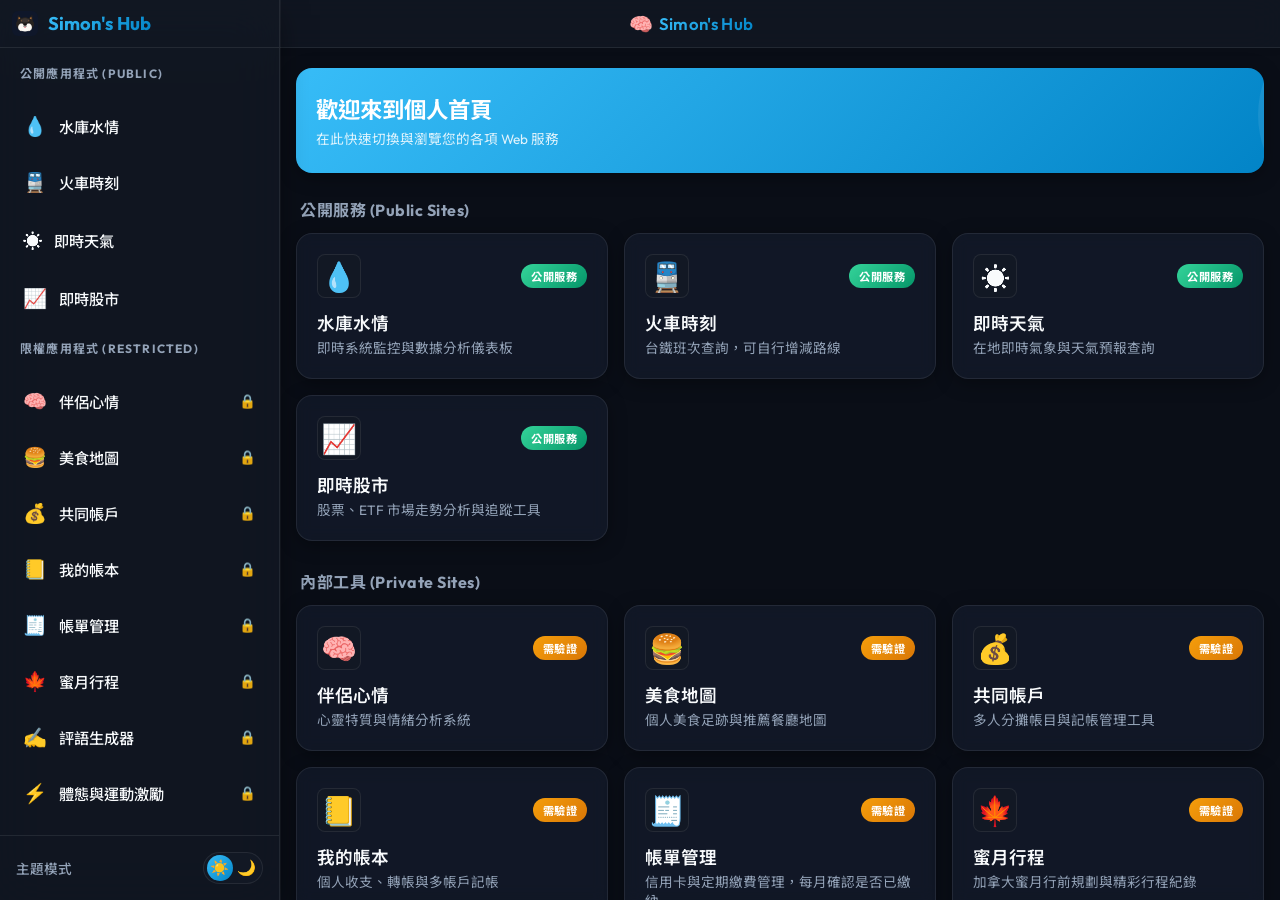
<file: index.html>
<!DOCTYPE html>
<html lang="zh-TW">
<head>
  <meta charset="UTF-8">
  <meta name="viewport" content="width=device-width, initial-scale=1.0, maximum-scale=1.0, user-scalable=no">
  <meta name="apple-mobile-web-app-capable" content="yes">
  <meta name="apple-mobile-web-app-status-bar-style" content="black-translucent">
  <meta name="description" content="Simon's Web Apps Portal - 一站式整合個人開發的各項 Web 應用程式，支援行動端最佳化與關鍵字安全存取。">
  <title>Simon's Hub - 個人應用整合入口</title>
  
  <!-- Preconnect to Google Fonts -->
  <link rel="preconnect" href="https://fonts.googleapis.com">
  <link rel="preconnect" href="https://fonts.gstatic.com" crossorigin>
  <link href="https://fonts.googleapis.com/css2?family=Outfit:wght@300;400;500;600;700&family=Noto+Sans+TC:wght@300;400;500;700&display=swap" rel="stylesheet">
  
  <!-- CSS Stylesheet (Cache Busted v1.0.39) -->
  <link rel="stylesheet" href="style.css?v=1.0.40">
  <link rel="manifest" href="manifest.json?v=6">
  <meta name="theme-color" content="#0f172a">
  <link rel="icon" href="icons/icon-192.png?v=5">
  <link rel="apple-touch-icon" href="icons/icon-192.png?v=5">
</head>
<body class="theme-dark">

  <!-- Top Navigation Header -->
  <header class="app-header" id="appHeader">
    <div class="header-left">
      <button class="icon-btn" id="menuToggleBtn" aria-label="打開選單" title="選單">
        <svg class="icon" viewBox="0 0 24 24" width="24" height="24">
          <path d="M3 18h18v-2H3v2zm0-5h18v-2H3v2zm0-7v2h18V6H3z" fill="currentColor"/>
        </svg>
      </button>
      <button class="icon-btn" id="homeBtn" aria-label="回到首頁" title="回首頁" style="display: none;">
        <svg class="icon" viewBox="0 0 24 24" width="24" height="24">
          <path d="M10 20v-6h4v6h5v-8h3L12 3 2 12h3v8z" fill="currentColor"/>
        </svg>
      </button>
    </div>
    
    <div class="header-center">
      <span class="header-logo" id="headerLogo">🧠</span>
      <h1 class="header-title" id="headerTitle">Simon's Hub</h1>
    </div>
    
    <div class="header-right" id="headerRightActions" style="display: none;">
      <button class="header-action-btn" id="iframeReloadBtn" aria-label="重新整理頁面" title="重新整理">
        <svg class="icon" viewBox="0 0 24 24" width="20" height="20">
          <path d="M17.65 6.35C16.2 4.9 14.21 4 12 4c-4.42 0-7.99 3.58-7.99 8s3.57 8 7.99 8c3.73 0 6.84-2.55 7.73-6h-2.08c-.82 2.33-3.04 4-5.65 4-3.31 0-6-2.69-6-6s2.69-6 6-6c1.66 0 3.14.69 4.22 1.78L13 11h7V4l-2.35 2.35z" fill="currentColor"/>
        </svg>
      </button>
      <button class="header-action-btn" id="iframeExternalBtn" aria-label="在新分頁開啟" title="在新分頁開啟">
        <svg class="icon" viewBox="0 0 24 24" width="20" height="20">
          <path d="M19 19H5V5h7V3H5c-1.11 0-2 .9-2 2v14c0 1.1.89 2 2 2h14c1.1 0 2-.9 2-2v-7h-2v7zM14 3v2h3.59l-9.83 9.83 1.41 1.41L19 6.41V10h2V3h-7z" fill="currentColor"/>
        </svg>
      </button>
    </div>
  </header>


  <!-- Side Navigation Drawer -->
  <aside class="drawer" id="navDrawer" aria-hidden="true">
    <div class="drawer-header">
      <div class="drawer-branding">
        <img class="branding-logo branding-img" src="icons/icon-192.png?v=5" alt="">
        <span class="branding-text">Simon's Hub</span>
      </div>
      <button class="icon-btn close-btn" id="drawerCloseBtn" aria-label="關閉選單">
        <svg class="icon" viewBox="0 0 24 24" width="24" height="24">
          <path d="M19 6.41L17.59 5 12 10.59 6.41 5 5 6.41 10.59 12 5 17.59 6.41 19 12 13.41 17.59 19 19 17.59 13.41 12z" fill="currentColor"/>
        </svg>
      </button>
    </div>
    
    <nav class="drawer-nav">
      <div class="nav-section-title">公開應用程式 (Public)</div>
      <ul class="nav-list" id="publicNavList">
        <!-- Rendered dynamically by app.js -->
      </ul>
      
      <div class="nav-section-title">限權應用程式 (Restricted)</div>
      <ul class="nav-list" id="restrictedNavList">
        <!-- Rendered dynamically by app.js -->
      </ul>
    </nav>

    <!-- Drawer Footer Actions -->
    <div class="drawer-footer">
      <div class="theme-switch-wrapper">
        <span class="footer-label">主題模式</span>
        <button class="theme-toggle-btn" id="themeToggleBtn" aria-label="切換主題">
          <span class="theme-icon icon-light">☀️</span>
          <span class="theme-icon icon-dark">🌙</span>
        </button>
      </div>
      <button class="lock-all-btn" id="lockAllBtn" style="display: none;">
        <svg viewBox="0 0 24 24" width="16" height="16">
          <path d="M18 8h-1V6c0-2.76-2.24-5-5-5S7 3.24 7 6v2H6c-1.1 0-2 .9-2 2v10c0 1.1.9 2 2 2h12c1.1 0 2-.9 2-2V10c0-1.1-.9-2-2-2zm-6 9c-1.1 0-2-.9-2-2s.9-2 2-2 2 .9 2 2-.9 2-2 2zm3.1-9H8.9V6c0-1.71 1.39-3.1 3.1-3.1 1.71 0 3.1 1.39 3.1 3.1v2z" fill="currentColor"/>
        </svg>
        重新鎖定所有 App
      </button>
    </div>
  </aside>
  
  <!-- Scrim overlay when drawer is open -->
  <div class="drawer-scrim" id="drawerScrim" aria-hidden="true"></div>

  <!-- Main Portal Screen -->
  <main class="main-container" id="mainContainer">
    
    <!-- 1. Dashboard Landing Section -->
    <section class="dashboard-section" id="dashboardSection">
      <div class="hero-banner">
        <h2 class="hero-title">歡迎來到個人首頁</h2>
        <p class="hero-subtitle">在此快速切換與瀏覽您的各項 Web 服務</p>
      </div>

      <div class="dashboard-group">
        <h3 class="group-title">公開服務 (Public Sites)</h3>
        <div class="grid-layout" id="publicGrid">
          <!-- Rendered dynamically by app.js -->
        </div>
      </div>

      <div class="dashboard-group">
        <h3 class="group-title">內部工具 (Private Sites)</h3>
        <div class="grid-layout" id="restrictedGrid">
          <!-- Rendered dynamically by app.js -->
        </div>
      </div>
    </section>

    <!-- 2. Iframe Content Viewer Section -->
    <section class="iframe-section" id="iframeSection" style="display: none;">
      <!-- Scrollable iframe container wrapper -->
      <div class="iframe-wrapper">

        <iframe id="appIframe" class="app-iframe" src="" loading="lazy" allow="geolocation"></iframe>
        
        <!-- Premium glassmorphic loading spinner -->
        <div class="iframe-loader" id="iframeLoader">
          <div class="spinner-spinner"></div>
          <span class="loader-text">載入服務中...</span>
        </div>
      </div>
    </section>

  </main>

  <!-- Keyword Authorization Modal Dialog -->
  <div class="modal-overlay" id="passwordModal" aria-hidden="true">
    <div class="modal-content">
      <div class="modal-header">
        <div class="modal-title-wrapper">
          <span class="modal-icon" id="modalAppIcon">🧠</span>
          <h4 class="modal-title" id="modalTitle">輸入關鍵字驗證</h4>
        </div>
        <button class="icon-btn" id="modalCloseBtn" aria-label="關閉對話框">
          <svg viewBox="0 0 24 24" width="20" height="20">
            <path d="M19 6.41L17.59 5 12 10.59 6.41 5 5 6.41 10.59 12 5 17.59 6.41 19 12 13.41 17.59 19 19 17.59 13.41 12z" fill="currentColor"/>
          </svg>
        </button>
      </div>
      
      <form id="passwordForm" autocomplete="off" onsubmit="return false;">
        <p class="modal-prompt">此為受保護的內部工具，請輸入存取關鍵字 (Passcode)：</p>
        
        <div class="input-wrapper">
          <input type="password" id="passcodeInput" placeholder="請輸入關鍵字" autocomplete="off" required>
          <button type="button" class="password-toggle" id="passwordToggleBtn" aria-label="顯示密碼">
            <!-- Eye icon -->
            <svg class="eye-icon" viewBox="0 0 24 24" width="20" height="20" id="eyeIcon">
              <path d="M12 4.5C7 4.5 2.73 7.61 1 12c1.73 4.39 6 7.5 11 7.5s9.27-3.11 11-7.5c-1.73-4.39-6-7.5-11-7.5zM12 17c-2.76 0-5-2.24-5-5s2.24-5 5-5 5 2.24 5 5-2.24 5-5 5zm0-8c-1.66 0-3 1.34-3 3s1.34 3 3 3 3-1.34 3-3-1.34-3-3-3z" fill="currentColor"/>
            </svg>
          </button>
        </div>
        
        <div class="error-msg" id="passwordErrorMsg" role="alert" style="display: none;">關鍵字不正確，請重新輸入！</div>
        
        <div class="modal-actions">
          <button type="button" class="btn btn-secondary" id="modalCancelBtn">取消</button>
          <button type="submit" class="btn btn-primary" id="modalSubmitBtn">解鎖存取</button>
        </div>
      </form>
    </div>
  </div>

  <!-- JavaScript App Logic (Cache Busted v1.0.39) -->
  <script src="config.js?v=1.0.46"></script>
  <script src="app.js?v=1.0.41"></script>
  <script>
    if ('serviceWorker' in navigator) navigator.serviceWorker.register('sw.js');
  </script>
</body>
</html>
</file>
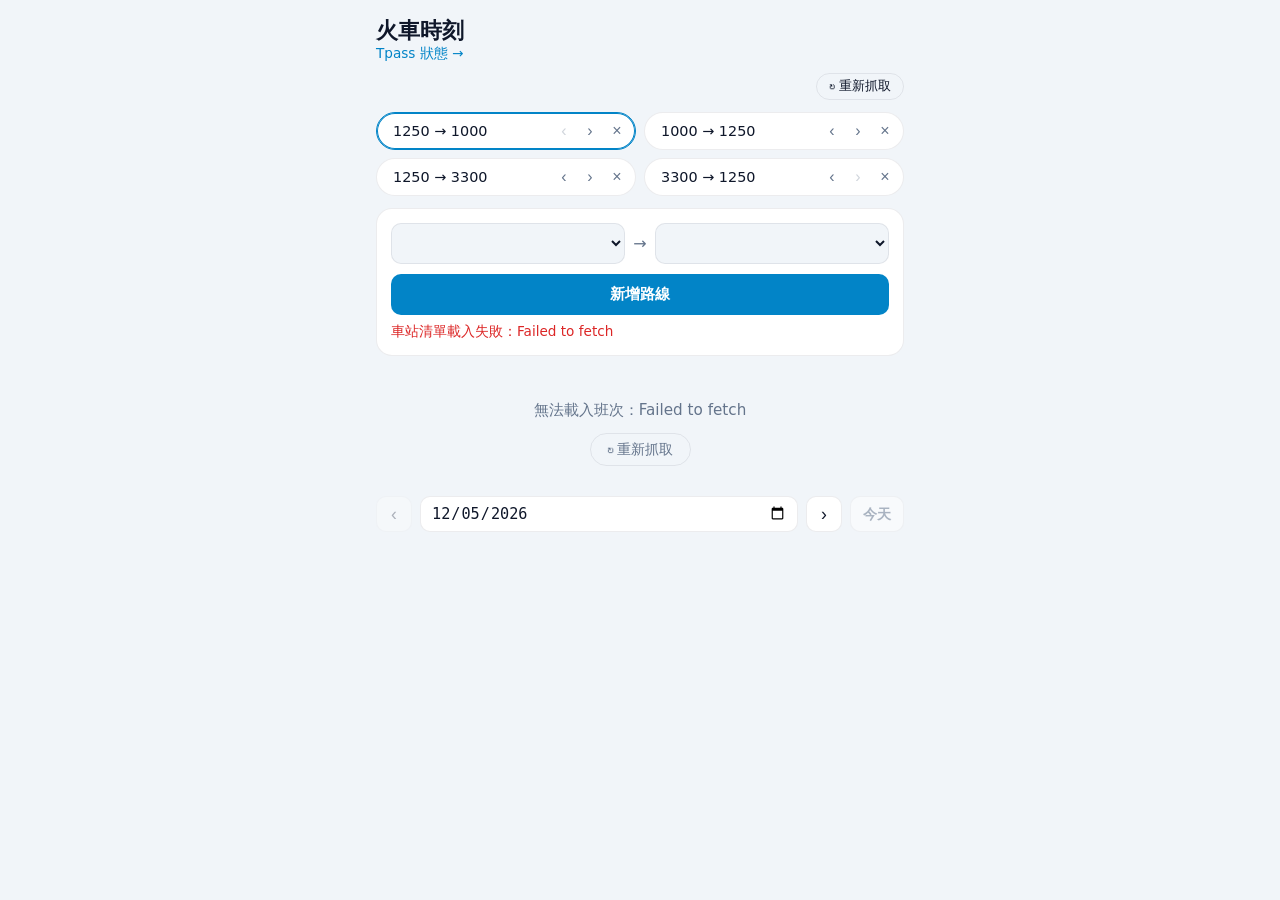
<file: train/index.html>
<!DOCTYPE html>
<html lang="zh-TW">
<head>
<meta charset="UTF-8">
<meta name="viewport" content="width=device-width, initial-scale=1.0">
<meta name="theme-color" content="#0f172a">
<title>火車時刻</title>
<style>
  :root {
    --bg: #0b1220;
    --card: #131c2e;
    --text: #f1f5f9;
    --sub: #94a3b8;
    --line: rgba(255, 255, 255, 0.08);
    --accent: #38bdf8;
    --accent-2: #facc15;
    --danger: #f87171;
  }
  @media (prefers-color-scheme: light) {
    :root:not([data-theme="dark"]) {
      --bg: #f1f5f9;
      --card: #ffffff;
      --text: #0f172a;
      --sub: #64748b;
      --line: rgba(15, 23, 42, 0.08);
      --accent: #0284c7;
      --accent-2: #b45309;
      --danger: #dc2626;
    }
  }
  * { box-sizing: border-box; }
  html, body { margin: 0; padding: 0; }
  body {
    background: var(--bg);
    color: var(--text);
    font-family: "Noto Sans TC", system-ui, -apple-system, sans-serif;
    min-height: 100vh;
  }
  .wrap { max-width: 560px; margin: 0 auto; padding: 16px 16px 40px; }

  .top { display: flex; align-items: baseline; justify-content: space-between; gap: 10px; margin-bottom: 4px; }
  .top h1 { margin: 0; font-size: 1.35rem; }
  .today { color: var(--sub); font-size: 0.85rem; }
  .updated-row { display: flex; align-items: center; justify-content: space-between; gap: 8px; margin: 0 0 12px; }
  .updated { color: var(--sub); font-size: 0.78rem; margin: 0; min-height: 1em; }
  .updated .warn { color: #d9534f; }
  .refetch { flex: none; border: 1px solid var(--line, #ddd); background: transparent; color: inherit; border-radius: 999px; padding: 4px 12px; font-size: 0.8rem; cursor: pointer; }
  .refetch:disabled { opacity: .5; cursor: default; }
  .status .refetch { margin-top: 12px; font-size: 0.9rem; padding: 6px 16px; }

  .routes { display: grid; grid-template-columns: repeat(auto-fill, minmax(190px, 1fr)); gap: 8px; margin-bottom: 12px; }
  .route-chip {
    display: flex; align-items: center; gap: 4px; min-width: 0;
    background: var(--card); border: 1px solid var(--line); border-radius: 999px;
    padding: 6px 6px 6px 8px; font-size: 0.9rem; color: var(--text); cursor: pointer;
  }
  .route-chip.active { border-color: var(--accent); box-shadow: 0 0 0 1px var(--accent) inset; }
  .route-chip .del {
    border: 0; background: transparent; color: var(--sub); font-size: 1rem; line-height: 1;
    width: 24px; height: 24px; border-radius: 50%; cursor: pointer;
  }
  .route-chip .del:hover { color: var(--danger); background: var(--line); }
  .route-chip .mv {
    border: 0; background: transparent; color: var(--sub); font-size: 1rem; line-height: 1;
    width: 22px; height: 24px; border-radius: 50%; cursor: pointer;
  }
  .route-chip .mv:hover:not(:disabled) { color: var(--accent); background: var(--line); }
  .route-chip .mv:disabled { opacity: 0.3; cursor: default; }
  .route-chip .rn { flex: 1; min-width: 0; padding-left: 8px; white-space: nowrap; overflow: hidden; text-overflow: ellipsis; }

  .add-card {
    background: var(--card); border: 1px solid var(--line); border-radius: 16px;
    padding: 14px; margin-bottom: 14px;
  }
  .add-row { display: flex; align-items: center; gap: 8px; }
  .add-row select {
    flex: 1; min-width: 0; padding: 10px; border-radius: 10px;
    border: 1px solid var(--line); background: var(--bg); color: var(--text); font-size: 0.95rem;
  }
  .arrow { color: var(--sub); }
  .btn {
    margin-top: 10px; width: 100%; padding: 10px; border: 0; border-radius: 10px;
    background: var(--accent); color: #fff; font-size: 0.95rem; font-weight: 600; cursor: pointer;
  }
  .btn:disabled { opacity: 0.5; cursor: default; }
  .msg { margin-top: 8px; font-size: 0.85rem; color: var(--danger); min-height: 1em; }

  .status { text-align: center; color: var(--sub); padding: 30px 10px; font-size: 0.95rem; }

  .next {
    background: linear-gradient(135deg, rgba(56, 189, 248, 0.2), rgba(250, 204, 21, 0.12));
    border: 1px solid var(--line); border-radius: 16px; padding: 16px; margin-bottom: 14px;
  }
  .next .label { font-size: 0.8rem; color: var(--sub); }
  .next .meta { font-size: 0.9rem; color: var(--sub); }
  .next .countdown { color: var(--accent-2); font-weight: 700; }
  .next .up-row { padding: 10px 0; border-top: 1px solid var(--line); }
  .next .up-row:first-of-type { border-top: 0; padding-top: 4px; }
  .next .up-row.first .up-time { font-size: 1.8rem; }
  .next .up-time { font-size: 1.3rem; font-weight: 700; font-variant-numeric: tabular-nums; }
  .next .up-arr { font-size: 0.95rem; color: var(--sub); font-weight: 400; }
  .next .prev-row { padding-bottom: 10px; margin-bottom: 4px; border-bottom: 1px dashed var(--line); }
  .next .prev-line { font-size: 0.9rem; color: var(--sub); margin-top: 2px; }
  .next .prev-line .up-time { font-size: 1rem; color: var(--sub); }
  .next .btn-link {
    margin-top: 10px; border: 0; background: transparent; color: var(--accent);
    font-size: 0.95rem; font-weight: 600; padding: 4px 0; cursor: pointer;
  }

  .daybar { display: flex; align-items: center; gap: 8px; margin: 0 0 12px; }
  .daybar .step {
    width: 36px; height: 36px; border: 1px solid var(--line); border-radius: 10px;
    background: var(--card); color: var(--text); font-size: 1.1rem; cursor: pointer;
  }
  .daybar .step:disabled { opacity: 0.3; cursor: default; }
  .daybar input[type="date"] {
    flex: 1; min-width: 0; height: 36px; padding: 0 10px; border-radius: 10px;
    border: 1px solid var(--line); background: var(--card); color: var(--text); font-size: 0.95rem;
  }
  .daybar .today-btn {
    height: 36px; padding: 0 12px; border: 1px solid var(--line); border-radius: 10px;
    background: var(--card); color: var(--accent); font-size: 0.9rem; font-weight: 600; cursor: pointer;
  }
  .daybar .today-btn:disabled { color: var(--sub); opacity: 0.5; cursor: default; }

  .types { display: flex; flex-wrap: wrap; gap: 6px; margin: 0 0 10px; }
  .chip {
    border: 1px solid var(--line); background: var(--card); color: var(--sub);
    border-radius: 999px; padding: 4px 12px; font-size: 0.8rem; cursor: pointer;
  }
  .chip.on { color: var(--text); border-color: var(--accent); box-shadow: 0 0 0 1px var(--accent) inset; }

  .list { display: flex; flex-direction: column; gap: 8px; }
  .train {
    display: grid; grid-template-columns: 56px 1fr auto; gap: 10px; align-items: center;
    background: var(--card); border: 1px solid var(--line); border-radius: 12px; padding: 12px;
    cursor: pointer;
  }
  .train.open { border-color: var(--accent); }
  .train.past { opacity: 0.45; }
  .train.next-one { border-color: var(--accent); }
  .train.suspended { opacity: 0.5; }
  .train .no { font-weight: 700; font-size: 0.95rem; }
  .train .type { font-size: 0.78rem; color: var(--sub); white-space: nowrap; overflow: hidden; text-overflow: ellipsis; }
  .train .times { font-variant-numeric: tabular-nums; font-size: 1.05rem; font-weight: 600; text-align: right; white-space: nowrap; }
  .train .actual { font-size: 0.75rem; color: var(--sub); font-weight: 400; }
  .stops {
    grid-column: 1 / -1; border-top: 1px solid var(--line); padding-top: 8px;
    display: flex; flex-direction: column; gap: 4px;
  }
  .stop { display: flex; justify-content: space-between; font-size: 0.85rem; color: var(--sub); font-variant-numeric: tabular-nums; }
  .stop.end { color: var(--text); font-weight: 700; }
  .empty { text-align: center; color: var(--sub); padding: 24px 10px; }
  .delay { font-size: 0.8rem; font-weight: 700; white-space: nowrap; }
  .delay.late { color: var(--danger); }
  .delay.ontime { color: #22c55e; }
  .delay.nodata { color: var(--sub); font-weight: 400; }
</style>
</head>
<body>
<div class="wrap">
  <header class="top">
    <h1>火車時刻</h1>
    <span id="today" class="today"></span>
  </header>
  <div style="margin:-6px 0 10px"><a href="tpass.html?v=2026111702" style="color:var(--accent);font-size:0.85rem;text-decoration:none">Tpass 狀態 →</a></div>
  <div class="updated-row"><div id="updated" class="updated"></div><button id="refetch" class="refetch" type="button" title="重新抓取班次和誤點資料">↻ 重新抓取</button></div>

  <section id="routes" class="routes" aria-label="路線"></section>

  <section class="add-card" aria-label="新增路線">
    <div class="add-row">
      <select id="fromSel" aria-label="出發站"></select>
      <span class="arrow">→</span>
      <select id="toSel" aria-label="到達站"></select>
    </div>
    <button id="addBtn" class="btn" type="button">新增路線</button>
    <div id="msg" class="msg"></div>
  </section>

  <div id="status" class="status">載入中…</div>
  <section class="daybar" aria-label="選擇日期">
    <button id="dayPrev" class="step" type="button" aria-label="前一天">‹</button>
    <input id="dayPick" type="date" aria-label="選擇日期">
    <button id="dayNext" class="step" type="button" aria-label="後一天">›</button>
    <button id="dayToday" class="today-btn" type="button">今天</button>
  </section>
  <section id="next" class="next" hidden></section>
  <section id="types" class="types" aria-label="車種篩選"></section>
  <section id="list" class="list"></section>
</div>

<script>
(function () {
  const API = 'https://train-api.simon6314.workers.dev';
  const KEY_ROUTES = 'train_routes_v1';
  const KEY_STATIONS = 'train_stations_v1';
  // 預設路線（站代碼）：竹南 1250、臺北 1000、臺中 3300
  const DEFAULT_ROUTES = [
    { from: '1250', to: '1000' },
    { from: '1000', to: '1250' },
    { from: '1250', to: '3300' },
    { from: '3300', to: '1250' }
  ];

  const $ = id => document.getElementById(id);
  const esc = s => String(s == null ? '' : s).replace(/[&<>"']/g, c => ({ '&': '&amp;', '<': '&lt;', '>': '&gt;', '"': '&quot;', "'": '&#39;' }[c]));

  let stations = [];        // { id, name }
  let routes = [];          // { from, to }
  let activeIndex = 0;
  let selectedDate = '';    // 目前選取的日期（YYYY-MM-DD，台灣時間）
  let trains = [];          // 目前路線、日期的班次
  let loadedKey = '';       // 目前班次對應的路線 + 日期
  let loadedAt = 0;         // 上次成功抓班次的時間（毫秒）
  let backoffUntil = 0;     // 被 TDX 限流（429）後，暫停自動抓取到這個時間
  const TT_FRESH_MS = 10 * 60 * 1000;   // 班次資料 10 分鐘內視為新鮮，不重抓
  const TT_CACHE_MS = 3 * 60 * 60 * 1000;   // 手機裡存的班次表 3 小時內直接用（當天班次幾乎不會變），只更新誤點
  const BACKOFF_MS = 15 * 60 * 1000;    // 遇到 429 停止自動更新 15 分鐘
  const inBackoff = () => Date.now() < backoffUntil;
  function noteRateLimit(res) {
    if (res && res.status === 429) backoffUntil = Date.now() + BACKOFF_MS;
  }
  let typeFilter = new Set();   // 車種篩選，空集合 = 全部
  let expanded = new Set();     // 展開停靠站的班次
  let t30 = null, t5 = null;    // 計時器

  // ---------- 儲存 ----------
  function loadRoutes() {
    try {
      const r = JSON.parse(localStorage.getItem(KEY_ROUTES));
      if (Array.isArray(r) && r.length) return r;
    } catch (e) { /* 無法讀取時用預設值 */ }
    return DEFAULT_ROUTES.slice();
  }
  function saveRoutes() {
    try { localStorage.setItem(KEY_ROUTES, JSON.stringify(routes)); } catch (e) { /* ignore */ }
  }

  // ---------- 時間工具（台灣時間） ----------
  function todayTaipei() {
    return new Date().toLocaleDateString('sv-SE', { timeZone: 'Asia/Taipei' });
  }
  function dateFor(offset) {
    const [y, m, d] = todayTaipei().split('-').map(Number);
    return new Date(Date.UTC(y, m - 1, d + offset)).toISOString().slice(0, 10);
  }
  const MAX_DAYS_AHEAD = 30;
  // 選取日期與今天相差幾天（正數為未來）
  function dayDiff() {
    const [ty, tm, td] = dateFor(0).split('-').map(Number);
    const [sy, sm, sd] = selectedDate.split('-').map(Number);
    return Math.round((Date.UTC(sy, sm - 1, sd) - Date.UTC(ty, tm - 1, td)) / 86400000);
  }
  function isFuture() { return dayDiff() > 0; }
  function weekdayZh(dateStr) {
    const [y, m, d] = dateStr.split('-').map(Number);
    return ['日', '一', '二', '三', '四', '五', '六'][new Date(Date.UTC(y, m - 1, d)).getUTCDay()];
  }
  function nowMinutesTaipei() {
    const parts = new Intl.DateTimeFormat('en-GB', {
      timeZone: 'Asia/Taipei', hour: '2-digit', minute: '2-digit', hourCycle: 'h23'
    }).format(new Date()).split(':');
    return Number(parts[0]) * 60 + Number(parts[1]);
  }
  const pad = n => String(n).padStart(2, '0');
  const clockOf = m => { const x = ((m % 1440) + 1440) % 1440; return `${pad(Math.floor(x / 60))}:${pad(x % 60)}`; };
  const taipeiClock = d => new Intl.DateTimeFormat('en-GB', {
    timeZone: 'Asia/Taipei', hour: '2-digit', minute: '2-digit', hourCycle: 'h23'
  }).format(d);
  const toMin = hm => {
    const [h, m] = String(hm || '0:0').split(':').map(Number);
    return h * 60 + m;
  };
  const fmtDuration = mins => {
    if (!Number.isFinite(mins) || mins < 0) return '';
    const h = Math.floor(mins / 60), m = mins % 60;
    return h ? `${h} 小時 ${m} 分` : `${m} 分`;
  };
  const nameField = x => (typeof x === 'string' ? x : (x && x.Zh_tw) || '');

  // ---------- 車站 ----------
  function nameOf(id) {
    const s = stations.find(x => x.id === id);
    return s ? s.name : id;
  }

  async function loadStations() {
    try {
      const cached = JSON.parse(localStorage.getItem(KEY_STATIONS) || sessionStorage.getItem(KEY_STATIONS));
      if (Array.isArray(cached) && cached.length) { stations = cached; return; }
    } catch (e) { /* ignore */ }
    const res = await fetch(API + '/tra/stations');
    const data = await res.json();
    if (!res.ok || !Array.isArray(data.Stations)) throw new Error(data.error || '無法取得車站資料');
    stations = data.Stations.map(s => ({ id: s.StationID, name: s.StationName.Zh_tw }));
    try { localStorage.setItem(KEY_STATIONS, JSON.stringify(stations)); } catch (e) { /* ignore */ }
  }

  function fillStationSelects() {
    const opts = stations.map(s => `<option value="${esc(s.id)}">${esc(s.name)}</option>`).join('');
    $('fromSel').innerHTML = opts;
    $('toSel').innerHTML = opts;
    // 預設選第一條路線以外的站，方便直接新增
    if (stations.length > 1) $('toSel').selectedIndex = Math.min(1, stations.length - 1);
  }

  // ---------- 路線 ----------
  function renderRoutes() {
    $('routes').innerHTML = routes.map((r, i) => `
      <span class="route-chip ${i === activeIndex ? 'active' : ''}" data-index="${i}" role="button" tabindex="0">
        <span class="rn">${esc(nameOf(r.from))} → ${esc(nameOf(r.to))}</span>
        <button class="mv" data-mv="-1" data-i="${i}" type="button" aria-label="往前移" ${i === 0 ? 'disabled' : ''}>‹</button>
        <button class="mv" data-mv="1" data-i="${i}" type="button" aria-label="往後移" ${i === routes.length - 1 ? 'disabled' : ''}>›</button>
        <button class="del" data-del="${i}" type="button" aria-label="刪除此路線">×</button>
      </span>`).join('') || '<span class="today">尚未新增路線</span>';
  }

  // 調整路線順序（與相鄰路線交換），並保留目前選取的路線
  function moveRoute(i, dir) {
    const j = i + dir;
    if (j < 0 || j >= routes.length) return;
    [routes[i], routes[j]] = [routes[j], routes[i]];
    if (activeIndex === i) activeIndex = j;
    else if (activeIndex === j) activeIndex = i;
    saveRoutes();
    renderRoutes();
  }

  // 切換路線或新增/刪除時，回到今天、清除篩選與展開狀態
  function resetView() {
    selectedDate = dateFor(0);
    typeFilter.clear();
    expanded.clear();
  }

  function addRoute() {
    const from = $('fromSel').value;
    const to = $('toSel').value;
    const msg = $('msg');
    msg.textContent = '';
    if (!from || !to) return;
    if (from === to) { msg.textContent = '出發站和到達站不能相同。'; return; }
    if (routes.some(r => r.from === from && r.to === to)) { msg.textContent = '這條路線已經在清單裡了。'; return; }
    routes.push({ from, to });
    saveRoutes();
    activeIndex = routes.length - 1;
    resetView();
    renderRoutes();
    loadTimetable(false);
  }

  function deleteRoute(i) {
    routes.splice(i, 1);
    saveRoutes();
    if (activeIndex >= routes.length) activeIndex = Math.max(0, routes.length - 1);
    resetView();
    renderRoutes();
    if (routes.length) loadTimetable(false);
    else showStatus('請先新增一條路線。');
  }

  // ---------- 班次 ----------
  // 429 = TDX 說請求太頻繁（包含取得 token 時被擋）
  const isRateLimit = msg => /429|too many|rate/i.test(String(msg));
  function showStatus(text, retry) {
    $('status').hidden = false;
    $('status').textContent = text;
    if (retry) {
      const b = document.createElement('button');
      b.type = 'button'; b.className = 'refetch'; b.textContent = '↻ 重新抓取';
      b.addEventListener('click', refetch);
      $('status').append(document.createElement('br'), b);
    }
    $('next').hidden = true;
    $('types').innerHTML = '';
    $('list').innerHTML = '';
  }

  function setUpdated(at) {
    $('updated').textContent = `資料更新於 ${taipeiClock(new Date(at))}`;
  }

  async function fetchTrains(route, date) {
    const res = await fetch(`${API}/tra/timetable?from=${encodeURIComponent(route.from)}&to=${encodeURIComponent(route.to)}&date=${date}`);
    noteRateLimit(res);
    const data = await res.json();
    if (!res.ok) throw new Error(data.error || '載入時刻表失敗');
    const list = [];
    (data.TrainTimetables || []).forEach(t => {
      const stops = t.StopTimes || [];
      const a = stops.find(s => s.StationID === route.from);
      const b = stops.find(s => s.StationID === route.to);
      if (!a || !b || a.StopSequence >= b.StopSequence) return; // 方向不對或路線不經過
      const info = t.TrainInfo || {};
      const depMin = toMin(a.DepartureTime);
      let arrMin = toMin(b.ArrivalTime);
      if (arrMin < depMin) arrMin += 1440; // 跨午夜
      const segment = stops.slice(stops.indexOf(a), stops.indexOf(b) + 1).map(s => ({
        id: s.StationID,
        name: nameField(s.StationName),
        time: s.ArrivalTime || s.DepartureTime || ''
      }));
      list.push({
        no: info.TrainNo || '',
        type: (info.TrainTypeName && info.TrainTypeName.Zh_tw) || '',
        head: info.TripHeadSign || '',
        dep: a.DepartureTime,
        arr: b.ArrivalTime,
        depMin,
        arrMin,
        duration: arrMin - depMin,
        suspended: !!(info.SuspendedFlag || a.SuspendedFlag || b.SuspendedFlag),
        stops: segment
      });
    });
    list.sort((x, y) => x.depMin - y.depMin);
    return uniqTrains(list);
  }

  // 同一車次只留一筆（TDX 偶爾會回傳重複的班次）
  function uniqTrains(list) {
    const seen = new Set();
    return (list || []).filter(t => {
      const k = t.no || `${t.dep}-${t.arr}`;
      if (seen.has(k)) return false;
      seen.add(k);
      return true;
    });
  }

  // 即時誤點：所有運行中列車（不分車站），用車次對應；同車次取最新回報
  async function fetchDelays() {
    const map = new Map();
    if (inBackoff()) return null;          // 限流期間不打 API，呼叫端保留舊資料
    try {
      const res = await fetch(`${API}/tra/delays`);
      noteRateLimit(res);
      if (!res.ok) return res.status === 429 ? null : map;   // 429 回傳 null，保留舊的誤點資料
      const payload = await res.json();
      const rows = Array.isArray(payload.data) ? payload.data : [];
      const latest = new Map();
      rows.forEach(r => {
        const no = String(r.TrainNo || '');
        const d = Number(r.DelayTime);
        if (!no || !Number.isFinite(d)) return;
        const at = String(r.SrcUpdateTime || '');
        const prev = latest.get(no);
        if (!prev || at > prev.at) latest.set(no, { d, at });
      });
      latest.forEach((v, k) => map.set(k, v.d));
    } catch (e) { /* 誤點資料失敗時仍顯示時刻表 */ }
    return map;
  }

  function delayHtml(t) {
    if (isFuture()) return '';                      // 未來日期的班次沒有即時資料
    if (t.delay === undefined || t.delay === null) return '<span class="delay nodata">無即時資料</span>';
    if (t.delay > 0) return `<span class="delay late">誤點 ${t.delay} 分</span>`;
    return '<span class="delay ontime">準點</span>';
  }

  // 誤點時顯示實際約發車、到站時間
  function actualHtml(t) {
    if (isFuture() || !(t.delay > 0)) return '';
    return `<div class="actual">約 ${clockOf(t.depMin + t.delay)} 發車</div><div class="actual">約 ${clockOf(t.arrMin + t.delay)} 到</div>`;
  }

  function typeKey(t) {
    return (t.type || '其他').split(/[（(]/)[0].trim() || '其他';
  }

  function readTtCache(key) {
    try {
      const o = JSON.parse(localStorage.getItem('train_tt_' + key));
      return o && Array.isArray(o.trains) && o.trains.length ? o : null;
    } catch (e) { return null; }
  }
  function writeTtCache(key, obj) {
    try { localStorage.setItem('train_tt_' + key, JSON.stringify(obj)); } catch (e) { /* ignore */ }
  }

  async function loadTimetable(force) {
    const route = routes[activeIndex];
    if (!route) { showStatus('請先新增一條路線。'); return; }
    if (dayDiff() < 0) selectedDate = dateFor(0); // 跨日後避免停在過去的日期
    const date = selectedDate;
    const key = `${route.from}-${route.to}-${date}`;
    if (!force && key === loadedKey && Date.now() - loadedAt < TT_FRESH_MS) { renderTrains(); return; }
    if (inBackoff() && key === loadedKey) { renderTrains(); return; }   // 限流中：只顯示現有資料
    // 有本機快取就先顯示，再背景更新
    const cached = readTtCache(key);
    if (cached && !force && Date.now() - cached.at < TT_CACHE_MS) {
      // 存的班次表還很新：不抓班次，只補誤點（少打一次 TDX）
      trains = uniqTrains(cached.trains);
      loadedKey = key;
      loadedAt = cached.at;
      setUpdated(cached.at);
      $('status').hidden = true;
      renderTrains();
      if (!isFuture()) refreshDelays();
      return;
    }
    if (cached) {
      trains = uniqTrains(cached.trains);
      loadedKey = key;
      setUpdated(cached.at);
      $('status').hidden = true;
      renderTrains();
    } else {
      showStatus('載入班次中…');
    }
    try {
      const list = await fetchTrains(route, date);
      const delays = isFuture() ? new Map() : await fetchDelays();
      const keepDelays = delays === null;   // 限流中沒有新的誤點資料，沿用既有的
      // 載入期間若已切換路線或日期，丟棄這次結果
      const cur = routes[activeIndex];
      if (!cur || `${cur.from}-${cur.to}-${selectedDate}` !== key) return;
      list.forEach(t => {
        if (keepDelays) { const old = trains.find(o => o.no === t.no); t.delay = old ? old.delay : undefined; }
        else t.delay = delays.has(t.no) ? delays.get(t.no) : undefined;
      });
      const at = Date.now();
      trains = list;
      loadedKey = key;
      loadedAt = at;
      writeTtCache(key, { at, trains: list });
      setUpdated(at);
      $('status').hidden = true;
      renderTrains();
    } catch (err) {
      if (!cached) {
        trains = [];
        loadedKey = '';
        showStatus(isRateLimit(err.message)
          ? 'TDX 暫時限流（429）：請求太頻繁了，稍等一兩分鐘再按「重新抓取」。'
          : '無法載入班次：' + err.message, true);
      } else {
        // 有舊資料就繼續顯示，只在更新時間旁提示
        $('updated').innerHTML = `資料更新於 ${taipeiClock(new Date(cached.at))}　<span class="warn">更新失敗${isRateLimit(err.message) ? '（429 限流）' : ''}，稍後可按重新抓取</span>`;
      }
    }
  }

  function renderTypes() {
    const keys = [...new Set(trains.map(typeKey))];
    if (keys.length < 2) { $('types').innerHTML = ''; return; }
    $('types').innerHTML = [
      `<button class="chip ${typeFilter.size ? '' : 'on'}" type="button" data-type="">全部</button>`,
      ...keys.map(k => `<button class="chip ${typeFilter.has(k) ? 'on' : ''}" type="button" data-type="${esc(k)}">${esc(k)}</button>`)
    ].join('');
  }

  // 單一車次的完整停靠站（包含經過不停的站），點開班次時才抓
  const stopCache = new Map();   // key: `${車次}-${日期}` → [{ id, name, time }]
  const stopFailed = new Set();
  async function fetchStops(no, date) {
    const k = `${no}-${date}`;
    if (stopCache.has(k)) return stopCache.get(k);
    const res = await fetch(`${API}/tra/train?no=${encodeURIComponent(no)}&date=${date}`);
    if (!res.ok) throw new Error('stops');
    const payload = await res.json();
    const body = payload.data || payload;
    const tt = (body.TrainTimetables || [])[0];
    if (!tt || !Array.isArray(tt.StopTimes)) throw new Error('stops');
    const list = tt.StopTimes.map(x => ({
      id: x.StationID,
      name: nameField(x.StationName),
      time: x.ArrivalTime || x.DepartureTime || '',
      dep: x.DepartureTime || x.ArrivalTime || ''
    }));
    stopCache.set(k, list);
    return list;
  }

  function stopsHtml(t, route) {
    const k = `${t.no}-${selectedDate}`;
    let list = stopCache.get(k);
    if (!list) {
      if (!stopFailed.has(k)) {
        return '<div class="stops"><div class="stop"><span>載入停靠站…</span><span></span></div></div>';
      }
      list = t.stops;  // 完整資料抓不到時，退回只顯示起訖站
    }
    return `<div class="stops">${list.map(s => {
      const end = s.id === route.from || s.id === route.to;
      const shown = s.id === route.from && s.dep ? s.dep : s.time;  // 起點站顯示發車時間
      return `<div class="stop${end ? ' end' : ''}"><span>${esc(s.name || nameOf(s.id))}</span><span>${esc(shown)}</span></div>`;
    }).join('')}</div>`;
  }

  function renderTrains() {
    const route = routes[activeIndex];
    const future = isFuture();
    const diff = dayDiff();
    const rel = diff === 0 ? '今天' : diff === 1 ? '明天' : diff === 2 ? '後天' : `週${weekdayZh(selectedDate)}`;
    $('today').textContent = selectedDate.replace(/-/g, '/') + `（${rel}）`;
    syncDayBar();
    if (!route) return;
    if (!trains.length) {
      $('next').hidden = true;
      $('types').innerHTML = '';
      $('list').innerHTML = `<div class="empty">${future ? selectedDate.replace(/-/g, '/') : '今天'} 沒有 ${esc(nameOf(route.from))} → ${esc(nameOf(route.to))} 的班次</div>`;
      return;
    }
    renderTypes();

    const now = future ? -1 : nowMinutesTaipei();
    const visible = trains.filter(t => !typeFilter.size || typeFilter.has(typeKey(t)));
    // 以「預計發車時間」（原定 + 誤點）判斷已發車 / 即將發車，誤點還沒開走的班次維持亮燈
    const effDep = t => t.depMin + (!future && t.delay > 0 ? t.delay : 0);
    const upcoming = visible
      .filter(t => effDep(t) >= now && !t.suspended)
      .sort((x, y) => effDep(x) - effDep(y));
    const prev = future ? null : visible
      .filter(t => effDep(t) < now && !t.suspended)
      .sort((x, y) => effDep(y) - effDep(x))[0];
    const nextTrain = upcoming[0];
    const nextIdx = visible.indexOf(nextTrain);

    // 前一班 + 接下來三班
    let html = '';
    if (prev) {
      html += `
        <div class="prev-row">
          <div class="label">前一班</div>
          <div class="prev-line"><span class="up-time">${esc(prev.dep)}</span> <span class="up-arr">→ ${esc(prev.arr)}</span> · ${esc(prev.type)} ${esc(prev.no)} 次${prev.head ? ' · ' + esc(prev.head) : ''} ${delayHtml(prev)}</div>
        </div>`;
    }
    if (!visible.length) {
      html += `<div class="label">沒有符合篩選的班次</div>`;
    } else if (upcoming.length) {
      html += `<div class="label">${future ? '當日最早三班' : '接下來三班'}</div>` + upcoming.slice(0, 3).map((t, k) => {
        const wait = effDep(t) - now;
        return `
        <div class="up-row${k === 0 ? ' first' : ''}">
          <div class="up-time">${esc(t.dep)} <span class="up-arr">→ ${esc(t.arr)}</span></div>
          <div class="meta">${esc(t.type)} ${esc(t.no)} 次${t.head ? ' · ' + esc(t.head) : ''} · 行車 ${esc(fmtDuration(t.duration))}</div>
          <div class="meta">${future ? '' : `<span class="countdown">${wait <= 0 ? '即將發車' : `還有 ${wait} 分鐘`}</span> `}${delayHtml(t)}</div>
          ${actualHtml(t)}
        </div>`;
      }).join('');
    } else {
      html += `<div class="label">${future ? '當日' : '今天'}已無班次</div>`;
      if (!future) html += `<button class="btn-link" type="button" data-day="1">看明天班次 →</button>`;
    }
    $('next').hidden = false;
    $('next').innerHTML = html;

    // 班次列表（點一下展開停靠站）
    $('list').innerHTML = visible.length ? visible.map((t, i) => {
      const key = `${t.no}-${t.dep}`;
      const open = expanded.has(key);
      const cls = ['train',
        i === nextIdx ? 'next-one' : '',
        effDep(t) < now ? 'past' : '',
        t.suspended ? 'suspended' : '',
        open ? 'open' : ''].join(' ');
      return `
        <div class="${cls}" data-key="${esc(key)}" role="button" tabindex="0">
          <div>
            <div class="no">${esc(t.no)}</div>
          </div>
          <div style="min-width:0">
            <div class="type">${esc(t.type)}${t.head ? ' · ' + esc(t.head) : ''}</div>
            <div class="type">行車 ${esc(fmtDuration(t.duration))}${t.suspended ? ' · 停駛' : ''}</div>
          </div>
          <div class="times">${esc(t.dep)} → ${esc(t.arr)}<div>${delayHtml(t)}</div>${actualHtml(t)}</div>
          ${open ? stopsHtml(t, route) : ''}
        </div>`;
    }).join('') : '<div class="empty">沒有符合篩選的班次</div>';
  }

  // ---------- 事件 ----------
  $('addBtn').addEventListener('click', addRoute);
  $('routes').addEventListener('click', e => {
    const mv = e.target.closest('[data-mv]');
    if (mv) { e.stopPropagation(); moveRoute(Number(mv.dataset.i), Number(mv.dataset.mv)); return; }
    const del = e.target.closest('[data-del]');
    if (del) { e.stopPropagation(); deleteRoute(Number(del.dataset.del)); return; }
    const chip = e.target.closest('.route-chip[data-index]');
    if (chip) {
      activeIndex = Number(chip.dataset.index);
      resetView();
      renderRoutes();
      loadTimetable(false);
    }
  });
  $('types').addEventListener('click', e => {
    const b = e.target.closest('[data-type]');
    if (!b) return;
    const k = b.dataset.type;
    if (!k) typeFilter.clear();
    else if (typeFilter.has(k)) typeFilter.delete(k);
    else typeFilter.add(k);
    renderTrains();
  });
  function setDate(dateStr) {
    const min = dateFor(0);
    const max = dateFor(MAX_DAYS_AHEAD);
    if (!/^\d{4}-\d{2}-\d{2}$/.test(dateStr)) return;
    selectedDate = dateStr < min ? min : dateStr > max ? max : dateStr;
    loadTimetable(false);
  }
  function shiftDate(n) {
    const [y, m, d] = selectedDate.split('-').map(Number);
    setDate(new Date(Date.UTC(y, m - 1, d + n)).toISOString().slice(0, 10));
  }
  function syncDayBar() {
    const diff = dayDiff();
    $('dayPick').value = selectedDate;
    $('dayPick').min = dateFor(0);
    $('dayPick').max = dateFor(MAX_DAYS_AHEAD);
    $('dayPrev').disabled = diff <= 0;
    $('dayNext').disabled = diff >= MAX_DAYS_AHEAD;
    $('dayToday').disabled = diff === 0;
  }
  $('dayPrev').addEventListener('click', () => shiftDate(-1));
  $('dayNext').addEventListener('click', () => shiftDate(1));
  $('dayToday').addEventListener('click', () => setDate(dateFor(0)));
  $('dayPick').addEventListener('change', e => setDate(e.target.value));
  $('next').addEventListener('click', e => {
    const b = e.target.closest('[data-day]');
    if (!b) return;
    setDate(dateFor(1));
  });
  $('list').addEventListener('click', e => {
    const row = e.target.closest('.train[data-key]');
    if (!row) return;
    const k = row.dataset.key;
    if (expanded.has(k)) { expanded.delete(k); renderTrains(); return; }
    expanded.add(k);
    const t = trains.find(x => `${x.no}-${x.dep}` === k);
    renderTrains();
    if (!t) return;
    const date = selectedDate;
    fetchStops(t.no, date)
      .catch(() => stopFailed.add(`${t.no}-${date}`))
      .finally(() => renderTrains());
  });

  // 只更新誤點資料（班次表當天不會變，不重抓以免打太多 TDX 請求）
  async function refreshDelays() {
    if (!trains.length || isFuture()) return;
    const key = loadedKey;
    try {
      const delays = await fetchDelays();
      if (delays === null || key !== loadedKey) return;
      trains.forEach(t => { t.delay = delays.has(t.no) ? delays.get(t.no) : undefined; });
      renderTrains();
    } catch (e) { /* 失敗就等下一次 */ }
  }

  // 前景每 30 秒更新倒數、每 5 分鐘重抓；切到背景時停止，回到前景立即更新
  function startTimers() {
    stopTimers();
    t30 = setInterval(() => { if (trains.length) renderTrains(); }, 30000);
    t5 = setInterval(refreshDelays, 5 * 60 * 1000);
  }
  function stopTimers() {
    clearInterval(t30);
    clearInterval(t5);
    t30 = t5 = null;
  }
  document.addEventListener('visibilitychange', () => {
    if (document.hidden) { stopTimers(); return; }
    // 只有資料過期才重抓，切換 App 不會每次都打 TDX
    loadTimetable(false);   // 班次表有快取就只更新誤點
    startTimers();
  });

  // 手動重新抓取：跳過限流等待，班次和誤點都重抓；按完 8 秒內不能再按，避免又被限流
  async function refetch() {
    const btns = [$('refetch'), ...document.querySelectorAll('#status .refetch')];
    if ($('refetch').disabled) return;
    btns.forEach(b => { b.disabled = true; b.textContent = '抓取中…'; });
    backoffUntil = 0;
    try {
      // 依序請求，不同時打 TDX：先補車站清單（若之前沒抓到），再重抓班次與誤點
      if (!stations.length) {
        try {
          await loadStations();
          fillStationSelects(); renderRoutes(); $('msg').textContent = '';
        } catch (err) {
          $('msg').textContent = '車站清單載入失敗：' + err.message;
        }
      }
      await loadTimetable(true);
    } finally {
      $('refetch').textContent = '↻ 重新抓取';
      setTimeout(() => { $('refetch').disabled = false; }, 8000);
    }
  }
  $('refetch').addEventListener('click', refetch);

  // ---------- 啟動 ----------
  async function init() {
    routes = loadRoutes();
    renderRoutes();
    selectedDate = dateFor(0);
    syncDayBar();
    // 車站清單與班次同時載入，不互相等待
    const stationsReady = loadStations()
      .then(() => { fillStationSelects(); renderRoutes(); })
      .catch(err => { $('msg').textContent = '車站清單載入失敗：' + err.message; });
    await stationsReady;            // 車站清單多半已存在手機裡，不會多打 API
    await loadTimetable(false);
    startTimers();
  }
  init();
})();
</script>
</body>
</html>
</file>
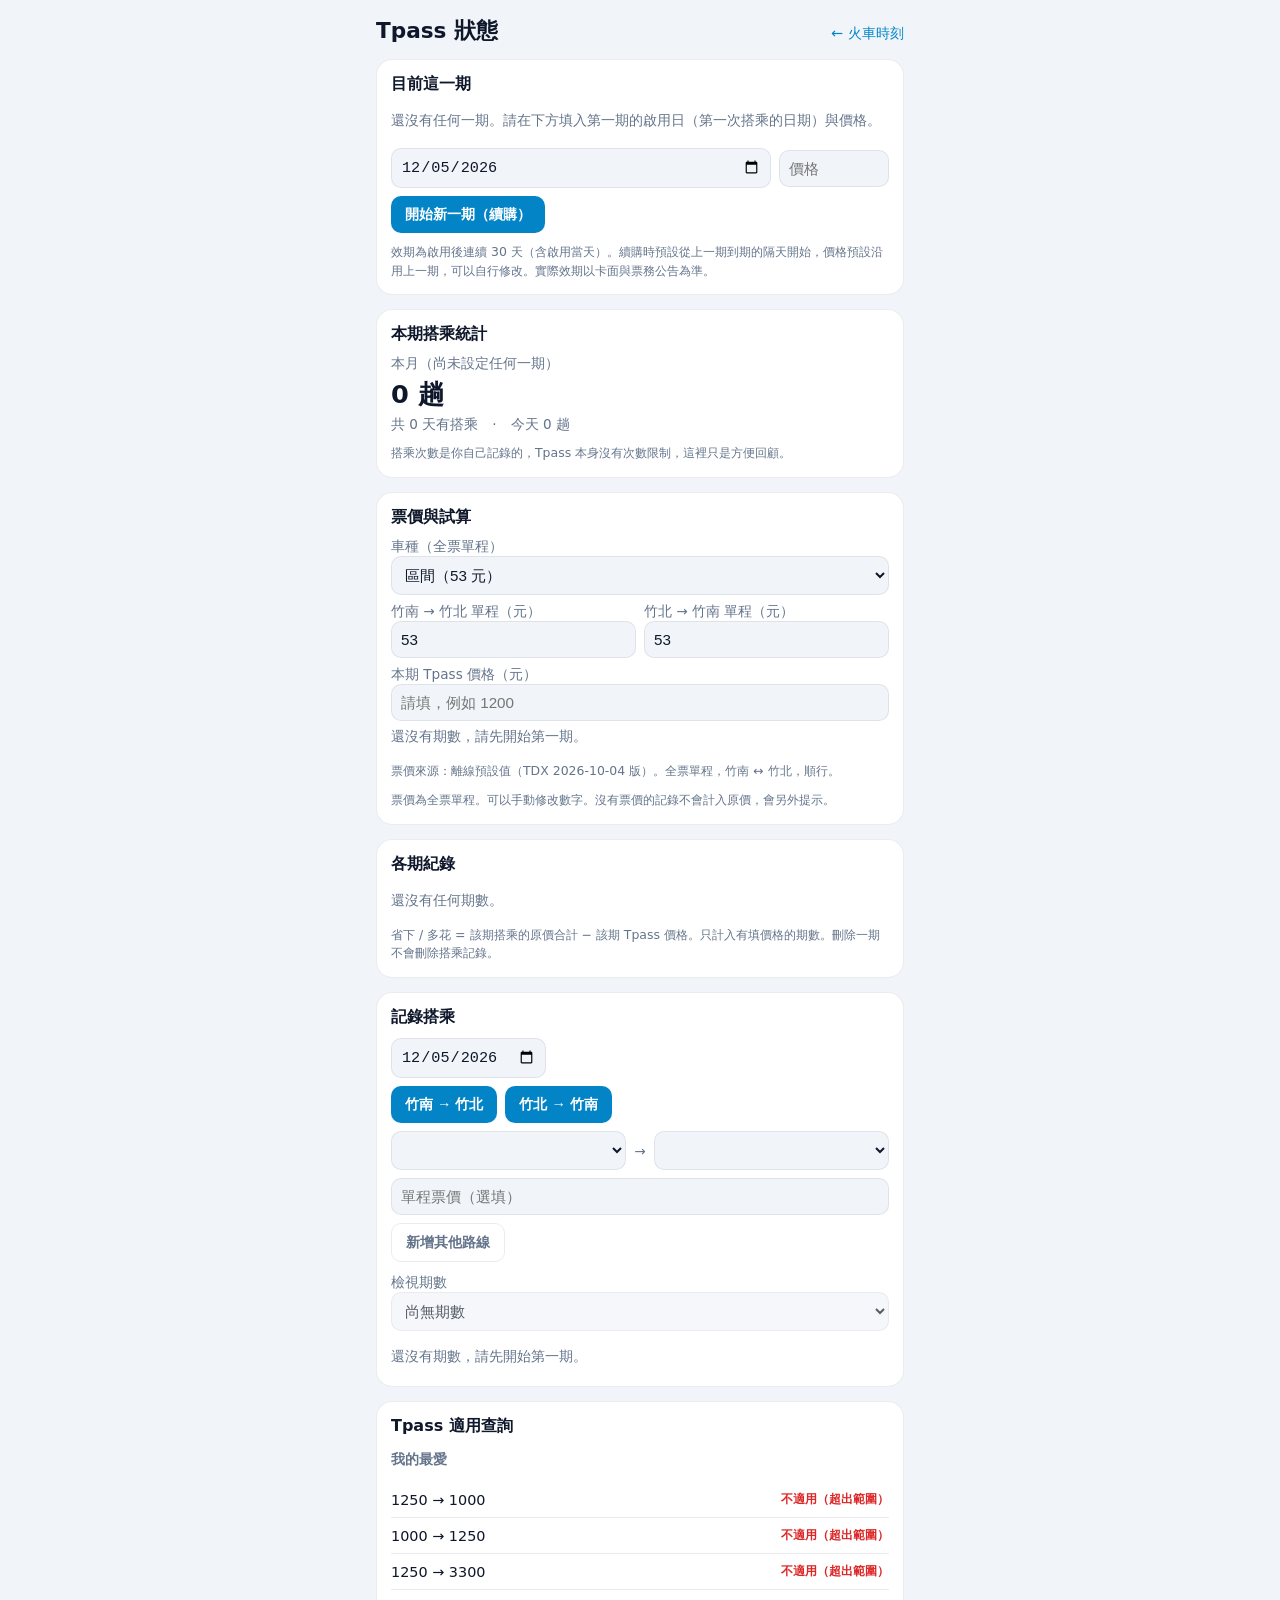
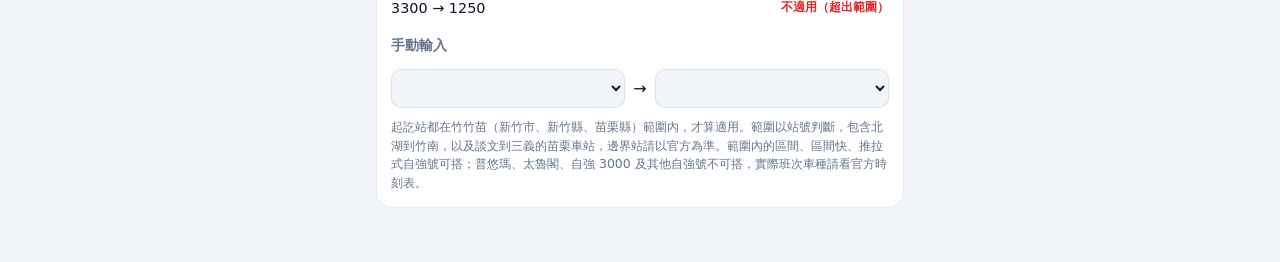
<file: train/tpass.html>
<!DOCTYPE html>
<html lang="zh-TW">
<head>
<meta charset="UTF-8">
<meta name="viewport" content="width=device-width, initial-scale=1.0">
<meta name="theme-color" content="#0f172a">
<title>Tpass 狀態</title>
<style>
  :root {
    --bg: #0b1220; --card: #131c2e; --text: #f1f5f9; --sub: #94a3b8;
    --line: rgba(255, 255, 255, 0.08); --accent: #38bdf8; --accent-2: #facc15;
    --danger: #f87171; --ok: #22c55e;
  }
  @media (prefers-color-scheme: light) {
    :root:not([data-theme="dark"]) {
      --bg: #f1f5f9; --card: #ffffff; --text: #0f172a; --sub: #64748b;
      --line: rgba(15, 23, 42, 0.08); --accent: #0284c7; --accent-2: #b45309;
      --danger: #dc2626; --ok: #16a34a;
    }
  }
  * { box-sizing: border-box; }
  html, body { margin: 0; padding: 0; }
  body { background: var(--bg); color: var(--text); font-family: "Noto Sans TC", system-ui, -apple-system, sans-serif; min-height: 100vh; }
  .wrap { max-width: 560px; margin: 0 auto; padding: 16px 16px 40px; }
  .top { display: flex; align-items: baseline; justify-content: space-between; gap: 10px; margin-bottom: 14px; }
  .top h1 { margin: 0; font-size: 1.35rem; }
  .top a { color: var(--accent); text-decoration: none; font-size: 0.9rem; }
  .card { background: var(--card); border: 1px solid var(--line); border-radius: 16px; padding: 14px; margin-bottom: 14px; }
  .card h2 { margin: 0 0 10px; font-size: 1rem; }
  .sub { color: var(--sub); font-size: 0.85rem; }
  .big { font-size: 1.6rem; font-weight: 700; font-variant-numeric: tabular-nums; margin: 4px 0; }
  .bar { height: 8px; border-radius: 999px; background: var(--line); overflow: hidden; margin: 10px 0 6px; }
  .bar > div { height: 100%; background: var(--accent); }
  .bar > div.warn { background: var(--danger); }
  .row { display: flex; gap: 8px; align-items: center; flex-wrap: wrap; margin-top: 8px; }
  .row > * { min-width: 0; }
  input, select {
    padding: 9px; border-radius: 10px; border: 1px solid var(--line); background: var(--bg);
    color: var(--text); font-size: 0.95rem;
  }
  .grow { flex: 1; }
  .btn { padding: 9px 14px; border: 0; border-radius: 10px; background: var(--accent); color: #fff; font-weight: 600; font-size: 0.9rem; cursor: pointer; }
  .btn.ghost { background: transparent; color: var(--sub); border: 1px solid var(--line); }
  .trip { display: flex; justify-content: space-between; align-items: center; gap: 8px; padding: 8px 0; border-top: 1px solid var(--line); font-size: 0.9rem; }
  .trip:first-of-type { border-top: 0; }
  .del { border: 0; background: transparent; color: var(--sub); font-size: 1.1rem; cursor: pointer; }
  .del:hover { color: var(--danger); }
  .tag { font-size: 0.78rem; font-weight: 700; white-space: nowrap; }
  .tag.ok { color: var(--ok); }
  .tag.no { color: var(--danger); }
  .tag.ask { color: var(--accent-2); }
  .train { display: flex; justify-content: space-between; align-items: center; gap: 8px; padding: 9px 0; border-top: 1px solid var(--line); font-size: 0.9rem; }
  .train:first-of-type { border-top: 0; }
  .times { font-variant-numeric: tabular-nums; font-weight: 600; white-space: nowrap; }
  .note { color: var(--sub); font-size: 0.78rem; margin-top: 10px; line-height: 1.5; }
  .empty { color: var(--sub); font-size: 0.9rem; padding: 6px 0; }
  .calc { display: grid; grid-template-columns: 1fr 1fr; gap: 8px; margin-top: 10px; }
  .calc .cell { background: var(--bg); border-radius: 12px; padding: 10px; }
  .calc .cell .big { font-size: 1.25rem; margin: 2px 0; }
  .warn-text { color: var(--accent-2); font-size: 0.82rem; margin-top: 8px; }
  .fare-in { width: 100%; }
  input[type="number"] { width: 100%; }
</style>
</head>
<body>
<div class="wrap">
  <header class="top">
    <h1>Tpass 狀態</h1>
    <a href="index.html">← 火車時刻</a>
  </header>

  <section class="card" aria-labelledby="h-valid">
    <h2 id="h-valid">目前這一期</h2>
    <div id="validBox"></div>
    <div class="row" style="margin-top:12px">
      <input id="pStart" type="date" class="grow" aria-label="新一期的啟用日">
      <input id="pPrice" type="number" min="0" inputmode="numeric" placeholder="價格" aria-label="新一期的價格" style="width:110px">
    </div>
    <div class="row">
      <button id="pAdd" class="btn" type="button">開始新一期（續購）</button>
      <span id="pMsg" class="sub"></span>
    </div>
    <div class="note">效期為啟用後連續 30 天（含啟用當天）。續購時預設從上一期到期的隔天開始，價格預設沿用上一期，可以自行修改。實際效期以卡面與票務公告為準。</div>
  </section>

  <section class="card" aria-labelledby="h-usage">
    <h2 id="h-usage">本期搭乘統計</h2>
    <div id="usageBox"></div>
  </section>

  <section class="card" aria-labelledby="h-fare">
    <h2 id="h-fare">票價與試算</h2>
    <div class="row">
      <label class="sub grow">車種（全票單程）
        <select id="fareType" class="fare-in" aria-label="車種"></select>
      </label>
    </div>
    <div class="row">
      <label class="sub grow">竹南 → 竹北 單程（元）<input id="fareA" class="fare-in" type="number" min="0" inputmode="numeric" placeholder="請填"></label>
      <label class="sub grow">竹北 → 竹南 單程（元）<input id="fareB" class="fare-in" type="number" min="0" inputmode="numeric" placeholder="請填"></label>
    </div>
    <div class="row">
      <label class="sub grow">本期 Tpass 價格（元）<input id="passPrice" class="fare-in" type="number" min="0" inputmode="numeric" placeholder="請填，例如 1200"></label>
    </div>
    <div id="calcBox"></div>
    <div id="fareNote" class="note"></div>
    <div class="note">票價為全票單程。可以手動修改數字。沒有票價的記錄不會計入原價，會另外提示。</div>
  </section>

  <section class="card" aria-labelledby="h-hist">
    <h2 id="h-hist">各期紀錄</h2>
    <div id="histBox"></div>
    <div class="note">省下 / 多花 = 該期搭乘的原價合計 − 該期 Tpass 價格。只計入有填價格的期數。刪除一期不會刪除搭乘記錄。</div>
  </section>

  <section class="card" aria-labelledby="h-log">
    <h2 id="h-log">記錄搭乘</h2>
    <div class="row">
      <input id="tDate" type="date" aria-label="搭乘日期">
    </div>
    <div class="row">
      <button id="qA" class="btn" type="button">竹南 → 竹北</button>
      <button id="qB" class="btn" type="button">竹北 → 竹南</button>
    </div>
    <div class="row">
      <select id="tFrom" class="grow" aria-label="出發站"></select>
      <span class="sub">→</span>
      <select id="tTo" class="grow" aria-label="到達站"></select>
    </div>
    <div class="row">
      <input id="tFare" type="number" min="0" inputmode="numeric" placeholder="單程票價（選填）" aria-label="單程票價" class="grow">
    </div>
    <div class="row">
      <button id="tAdd" class="btn ghost" type="button">新增其他路線</button>
      <span id="tMsg" class="sub"></span>
    </div>
    <div class="row" style="margin-top:12px">
      <label class="sub grow">檢視期數 <select id="tripPeriod" class="fare-in" aria-label="檢視期數"></select></label>
    </div>
    <div id="tripSummary" class="sub"></div>
    <div id="tripList" style="margin-top:10px"></div>
  </section>

  <section class="card" aria-labelledby="h-app">
    <h2 id="h-app">Tpass 適用查詢</h2>
    <h3 class="sub">我的最愛</h3>
    <div id="appList"></div>
    <h3 class="sub" style="margin-top:12px">手動輸入</h3>
    <div class="row">
      <select id="mFrom" class="grow" aria-label="起點"></select>
      <span aria-hidden="true">→</span>
      <select id="mTo" class="grow" aria-label="終點"></select>
    </div>
    <div id="mResult" style="margin-top:8px"></div>
    <div class="note">起訖站都在竹竹苗（新竹市、新竹縣、苗栗縣）範圍內，才算適用。範圍以站號判斷，包含北湖到竹南，以及談文到三義的苗栗車站，邊界站請以官方為準。範圍內的區間、區間快、推拉式自強號可搭；普悠瑪、太魯閣、自強 3000 及其他自強號不可搭，實際班次車種請看官方時刻表。</div>
  </section>
</div>

<script>
(function () {
  const API = 'https://train-api.simon6314.workers.dev';
  const KEY_TPASS = 'tpass_v1';
  const KEY_ROUTES = 'train_routes_v1';
  const KEY_STATIONS = 'train_stations_v1';
  const KEY_FARES = 'tpass_fares_v1';
  const FARE_TTL_MS = 30 * 24 * 3600 * 1000;
  // 有逾時限制的 JSON 請求，避免慢的時候整個頁面卡住
  async function fetchJson(url, ms = 6000) {
    const ctrl = new AbortController();
    const timer = setTimeout(() => ctrl.abort(), ms);
    try {
      const res = await fetch(url, { signal: ctrl.signal });
      if (!res.ok) throw new Error('http ' + res.status);
      return await res.json();
    } finally { clearTimeout(timer); }
  }
  const DEFAULT_ROUTES = [
    { from: '1250', to: '1000' }, { from: '1000', to: '1250' },
    { from: '1250', to: '3300' }, { from: '3300', to: '1250' }
  ];
  const $ = id => document.getElementById(id);
  const esc = s => String(s == null ? '' : s).replace(/[&<>"']/g, c => ({ '&': '&amp;', '<': '&lt;', '>': '&gt;', '"': '&quot;', "'": '&#39;' }[c]));

  // 竹南↔竹北 全票單程票價（TDX 2026-10-04 版，離線預設值）
  const FARE_TABLE = { '區間': 53, '區間快': 53, '莒光': 64, '推拉式自強': 83, '自強3000': 83, '普悠瑪': 83 };
  // TDX 車種代碼對應名稱（票價用）
  const TYPE_NAME = { 2: '普悠瑪', 3: '推拉式自強', 4: '莒光', 6: '區間', 10: '區間快', 11: '自強3000' };
  const TYPE_ORDER = ['區間', '區間快', '莒光', '推拉式自強', '自強3000', '普悠瑪'];
  let fareMaps = {};
  let fareSource = '離線預設值（TDX 2026-10-04 版）';

  let stations = [];
  let data = { periods: [], trips: [], fares: {}, fareType: '' };

  // ---------- 儲存（含舊版遷移） ----------
  function loadData() {
    try {
      const d = JSON.parse(localStorage.getItem(KEY_TPASS));
      if (!d || typeof d !== 'object') return;
      data.trips = Array.isArray(d.trips) ? d.trips : [];
      data.fares = d.fares && typeof d.fares === 'object' ? d.fares : {};
      data.fareType = d.fareType || '';
      if (Array.isArray(d.periods)) {
        data.periods = d.periods;
      } else if (d.activated) {
        // 舊版只有一個啟用日：轉成第一期
        data.periods = [{ id: 'p' + Date.now(), start: d.activated, price: d.passPrice === undefined ? '' : d.passPrice }];
      }
      sortPeriods();
    } catch (e) { /* 無法讀取時用空資料 */ }
  }
  function saveData() {
    try { localStorage.setItem(KEY_TPASS, JSON.stringify(data)); } catch (e) { /* ignore */ }
  }
  function sortPeriods() {
    data.periods.sort((a, b) => a.start.localeCompare(b.start));
  }
  function loadRoutes() {
    try {
      const r = JSON.parse(localStorage.getItem(KEY_ROUTES));
      if (Array.isArray(r) && r.length) return r;
    } catch (e) { /* ignore */ }
    return DEFAULT_ROUTES.slice();
  }

  // ---------- 日期工具（台灣時間） ----------
  function todayTaipei() {
    return new Date().toLocaleDateString('sv-SE', { timeZone: 'Asia/Taipei' });
  }
  function addDays(s, n) {
    const [y, m, d] = s.split('-').map(Number);
    return new Date(Date.UTC(y, m - 1, d + n)).toISOString().slice(0, 10);
  }
  function daysBetween(a, b) {
    const [ay, am, ad] = a.split('-').map(Number);
    const [by, bm, bd] = b.split('-').map(Number);
    return Math.round((Date.UTC(by, bm - 1, bd) - Date.UTC(ay, am - 1, ad)) / 86400000);
  }
  const fmtMD = s => s ? s.slice(5).replace('-', '/') : '';
  const periodEnd = p => addDays(p.start, 29);
  const currentPeriod = () => data.periods.length ? data.periods[data.periods.length - 1] : null;

  // ---------- 車站 ----------
  function nameOf(id) {
    const s = stations.find(x => x.id === id);
    return s ? s.name : id;
  }
  async function loadStations() {
    try {
      const cached = JSON.parse(localStorage.getItem(KEY_STATIONS));
      if (Array.isArray(cached) && cached.length) { stations = cached; return; }
    } catch (e) { /* ignore */ }
    const body = await fetchJson(API + '/tra/stations', 10000);
    if (!Array.isArray(body.Stations)) throw new Error('無法取得車站資料');
    stations = body.Stations.map(s => ({ id: s.StationID, name: s.StationName.Zh_tw }));
    try { localStorage.setItem(KEY_STATIONS, JSON.stringify(stations)); } catch (e) { /* ignore */ }
  }

  // 竹竹苗範圍（依站號判斷：北湖到竹南，以及談文到三義）
  function inZone(id) {
    const n = Number(id);
    return (n >= 1150 && n <= 1250) || (n >= 2110 && n <= 2190) || (n >= 3140 && n <= 3190);
  }
  // 車種規則：區間、區間快、推拉式自強號可搭；普悠瑪、太魯閣、自強3000及其他自強號不可搭；其他車種需確認
  function classify(t, from, to) {
    const range = inZone(from) && inZone(to);
    if (!range) return { cls: 'no', text: '超出範圍' };
    const type = t.type || '';
    if (/^區間/.test(type)) return { cls: 'ok', text: '可搭' };
    if (/自強/.test(type) && /推拉式/.test(type)) return { cls: 'ok', text: '可搭（推拉式自強）' };
    if (/普悠瑪|太魯閣|自強/.test(type)) return { cls: 'no', text: '不可搭' };
    return { cls: 'ask', text: '需確認（車種）' };
  }

  // ---------- 期數與統計 ----------
  function tripsIn(start, end) {
    return data.trips.filter(t => t.date >= start && t.date <= end);
  }
  function fareOf(t) {
    if (typeof t.fare === 'number' && t.fare >= 0) return t.fare;
    const f = data.fares[`${t.from}-${t.to}`];
    return typeof f === 'number' && f >= 0 ? f : null;
  }
  function summaryOf(p) {
    const list = tripsIn(p.start, periodEnd(p));
    let total = 0, priced = 0, missing = 0;
    list.forEach(t => {
      const f = fareOf(t);
      if (f === null) { missing++; return; }
      total += f; priced++;
    });
    const price = p.price === '' || p.price === undefined ? null : Number(p.price);
    return { count: list.length, total, priced, missing, price, diff: price === null ? null : total - price };
  }

  // ---------- 目前這一期 ----------
  function renderValid() {
    const cur = currentPeriod();
    const box = $('validBox');
    if (!cur) {
      box.innerHTML = '<div class="empty">還沒有任何一期。請在下方填入第一期的啟用日（第一次搭乘的日期）與價格。</div>';
      return;
    }
    const today = todayTaipei();
    const start = cur.start;
    const end = periodEnd(cur);
    const total = 30;
    if (today < start) {
      box.innerHTML = `<div class="big">尚未啟用</div><div class="sub">預計 ${fmtMD(start)} 啟用，效期至 ${fmtMD(end)}</div>`;
      return;
    }
    if (today > end) {
      box.innerHTML = `<div class="big" style="color:var(--danger)">已過期</div><div class="sub">效期至 ${fmtMD(end)}。可在下方開始新一期。</div>`;
      return;
    }
    const used = Math.min(total, Math.max(0, daysBetween(start, today) + 1));
    const left = daysBetween(today, end) + 1;
    const warn = left <= 3;
    box.innerHTML = `
      <div class="big" ${warn ? 'style="color:var(--danger)"' : ''}>剩餘 ${left} 天</div>
      <div class="sub">啟用 ${fmtMD(start)}，效期至 ${fmtMD(end)}（含當天）</div>
      <div class="bar"><div class="${warn ? 'warn' : ''}" style="width:${Math.round(used / total * 100)}%"></div></div>
      <div class="sub">已用 ${used} / ${total} 天</div>`;
  }
  // 續購表單：預設從上一期到期的隔天開始，價格沿用上一期
  function fillPeriodForm() {
    const cur = currentPeriod();
    $('pStart').value = cur ? addDays(cur.start, 30) : todayTaipei();
    $('pStart').min = '';
    $('pPrice').value = cur && cur.price !== '' && cur.price !== undefined ? cur.price : '';
    $('pMsg').textContent = '';
  }

  // ---------- 本期統計 ----------
  function renderUsage() {
    const cur = currentPeriod();
    const today = todayTaipei();
    let start, end, label;
    if (cur) {
      start = cur.start; end = periodEnd(cur);
      label = `本期（${fmtMD(start)}–${fmtMD(end)}）`;
    } else {
      start = today.slice(0, 8) + '01';
      end = addDays(start, 30);
      label = '本月（尚未設定任何一期）';
    }
    const inPeriod = tripsIn(start, end);
    const todayCount = inPeriod.filter(t => t.date === today).length;
    const days = new Set(inPeriod.map(t => t.date)).size;
    $('usageBox').innerHTML = `
      <div class="sub">${esc(label)}</div>
      <div class="big">${inPeriod.length} 趟</div>
      <div class="sub">共 ${days} 天有搭乘　·　今天 ${todayCount} 趟</div>
      <div class="note">搭乘次數是你自己記錄的，Tpass 本身沒有次數限制，這裡只是方便回顧。</div>`;
  }

  // ---------- 票價試算（本期） ----------
  function fareLabel(type) {
    const m = fareMaps['1250-1180'] || {};
    const price = m[type] ?? FARE_TABLE[type];
    return `${type}（${price} 元）`;
  }
  function buildFareOptions() {
    const types = TYPE_ORDER.filter(t => fareMaps['1250-1180']?.[t] !== undefined || FARE_TABLE[t] !== undefined);
    $('fareType').innerHTML = types.map(t => `<option value="${esc(t)}">${esc(fareLabel(t))}</option>`).join('');
    $('fareNote').textContent = `票價來源：${fareSource}。全票單程，竹南 ↔ 竹北，順行。`;
  }
  function parseFares(body) {
    const list = (body.ODFares || []).filter(x => Array.isArray(x.Fares));
    if (!list.length) return null;
    const minDist = Math.min(...list.map(x => x.TravelDistance || 0));
    const map = {};
    list.filter(x => (x.TravelDistance || 0) === minDist).forEach(x => {
      const name = TYPE_NAME[x.TrainType];
      const f = x.Fares.find(v => v.TicketType === 1 && v.FareClass === 1 && typeof v.Price === 'number');
      if (name && f) map[name] = f.Price;
    });
    return Object.keys(map).length ? map : null;
  }
  // 先用本機快取的票價（上次抓到的），再背景更新
  function loadCachedFares() {
    try {
      const c = JSON.parse(localStorage.getItem(KEY_FARES));
      if (c && c.maps && Date.now() - c.ts < FARE_TTL_MS) {
        fareMaps = c.maps;
        fareSource = c.source;
      }
    } catch (e) { /* ignore */ }
  }
  async function loadFares() {
    try {
      const pairs = [['1250', '1180'], ['1180', '1250']];
      const results = await Promise.all(pairs.map(async ([f, t]) => {
        const payload = await fetchJson(`${API}/tra/fare?from=${f}&to=${t}`, 8000);
        return parseFares(payload.data || payload);
      }));
      if (results.every(Boolean)) {
        fareMaps = { '1250-1180': results[0], '1180-1250': results[1] };
        fareSource = 'TDX 台鐵票價（即時抓取）';
        try { localStorage.setItem(KEY_FARES, JSON.stringify({ ts: Date.now(), maps: fareMaps, source: fareSource })); } catch (e) { /* ignore */ }
        return;
      }
    } catch (e) { /* 抓不到就沿用快取或預設值 */ }
    if (!Object.keys(fareMaps).length) {
      fareMaps = {};
      fareSource = '離線預設值（TDX 2026-10-04 版）';
    }
  }
  function fareFor(key, type) {
    const m = fareMaps[key];
    if (m && m[type] !== undefined) return m[type];
    return FARE_TABLE[type];
  }
  function applyDefaultFare() {
    if (data.fares['1250-1180'] === undefined && data.fares['1180-1250'] === undefined) {
      const t = data.fareType || '區間';
      data.fareType = t;
      data.fares['1250-1180'] = fareFor('1250-1180', t);
      data.fares['1180-1250'] = fareFor('1180-1250', t);
      saveData();
    }
  }
  function renderFare() {
    if (!$('fareType').options.length) buildFareOptions();
    $('fareType').value = data.fareType || '區間';
    $('fareA').value = data.fares['1250-1180'] ?? '';
    $('fareB').value = data.fares['1180-1250'] ?? '';
    const cur = currentPeriod();
    $('passPrice').value = cur && cur.price !== undefined ? cur.price : '';
    if (!cur) {
      $('calcBox').innerHTML = '<div class="empty">還沒有期數，請先開始第一期。</div>';
      return;
    }
    const s = summaryOf(cur);
    const pass = s.price;
    let savingText;
    if (pass === null) savingText = '<div class="sub">請填本期 Tpass 價格</div>';
    else if (s.diff > 0) savingText = `<div class="big" style="color:var(--ok)">省 NT$${s.diff}</div><div class="sub">買 Tpass 比較划算</div>`;
    else if (s.diff < 0) savingText = `<div class="big" style="color:var(--danger)">多花 NT$${-s.diff}</div><div class="sub">目前搭乘次數還不划算</div>`;
    else savingText = '<div class="big">打平</div>';
    const fA = data.fares['1250-1180'], fB = data.fares['1180-1250'];
    const perTrip = [fA, fB].filter(v => typeof v === 'number' && v > 0);
    const breakeven = pass !== null && perTrip.length
      ? `<div class="sub">竹南↔竹北單程約 ${Math.min(...perTrip)}–${Math.max(...perTrip)} 元，搭約 ${Math.ceil(pass / Math.max(...perTrip))}–${Math.ceil(pass / Math.min(...perTrip))} 趟就回本</div>`
      : '';
    $('calcBox').innerHTML = `
      <div class="sub" style="margin-top:10px">本期（${fmtMD(cur.start)}–${fmtMD(periodEnd(cur))}）</div>
      <div class="calc">
        <div class="cell"><div class="sub">原價合計</div><div class="big">NT$${s.total}</div><div class="sub">${s.priced} 趟已計價</div></div>
        <div class="cell"><div class="sub">Tpass 費用</div><div class="big">${pass !== null ? 'NT$' + pass : '—'}</div><div class="sub">${savingText}</div></div>
      </div>
      ${breakeven}
      ${s.missing ? `<div class="warn-text">有 ${s.missing} 趟沒有票價，未計入原價。</div>` : ''}`;
  }

  // ---------- 各期紀錄 ----------
  function renderHistory() {
    if (!data.periods.length) {
      $('histBox').innerHTML = '<div class="empty">還沒有任何期數。</div>';
      return;
    }
    const cur = currentPeriod();
    let cumulative = 0, hasAny = false;
    const rows = [...data.periods].reverse().map(p => {
      const s = summaryOf(p);
      if (s.diff !== null) { cumulative += s.diff; hasAny = true; }
      const isCur = cur && p.id === cur.id;
      const today = todayTaipei();
      const stateTag = !isCur ? '' : today < p.start ? '（未開始）' : today > periodEnd(p) ? '' : '（進行中）';
      const saving = s.diff === null
        ? '<span class="sub">未填價格</span>'
        : s.diff >= 0 ? `<span class="tag ok">省 NT$${s.diff}</span>` : `<span class="tag no">多花 NT$${-s.diff}</span>`;
      return `
        <div class="trip">
          <div>
            <div>${esc(fmtMD(p.start))}–${esc(fmtMD(periodEnd(p)))} ${stateTag ? `<span class="sub">${stateTag}</span>` : ''}</div>
            <div class="sub">${s.count} 趟 · 原價 NT$${s.total}${s.price !== null ? ` · Tpass NT$${s.price}` : ''}</div>
          </div>
          <div style="display:flex;align-items:center;gap:8px">
            ${saving}
            <button class="del" type="button" data-pdel="${esc(p.id)}" aria-label="刪除此期">×</button>
          </div>
        </div>`;
    }).join('');
    $('histBox').innerHTML = rows + (hasAny
      ? `<div class="trip" style="border-top:1px solid var(--line);margin-top:6px"><div><b>累計</b></div><div>${cumulative >= 0 ? `<span class="tag ok">省 NT$${cumulative}</span>` : `<span class="tag no">多花 NT$${-cumulative}</span>`}</div></div>`
      : '');
  }

  // ---------- 搭乘記錄 ----------
  // 檢視期數：預設目前這一期，只列出該期的搭乘記錄
  let viewPeriodId = null;
  function viewedPeriod() {
    return data.periods.find(p => p.id === viewPeriodId) || currentPeriod();
  }
  function fillTripPeriodSelect() {
    const sel = $('tripPeriod');
    const cur = currentPeriod();
    const vp = viewedPeriod();
    if (!data.periods.length) {
      sel.innerHTML = '<option>尚無期數</option>';
      sel.disabled = true;
      return;
    }
    sel.disabled = false;
    sel.innerHTML = [...data.periods].reverse().map(p => {
      const tag = cur && p.id === cur.id ? '（本期）' : '';
      return `<option value="${esc(p.id)}">${esc(fmtMD(p.start))}–${esc(fmtMD(periodEnd(p)))}${tag}</option>`;
    }).join('');
    if (vp) sel.value = vp.id;
    viewPeriodId = vp ? vp.id : null;
  }
  function renderTrips() {
    fillTripPeriodSelect();
    const p = viewedPeriod();
    if (!p) {
      $('tripSummary').textContent = '';
      $('tripList').innerHTML = '<div class="empty">還沒有期數，請先開始第一期。</div>';
      return;
    }
    const list = tripsIn(p.start, periodEnd(p)).sort((a, b) => (b.date + b.id).localeCompare(a.date + a.id));
    $('tripSummary').textContent = `${fmtMD(p.start)}–${fmtMD(periodEnd(p))} 共 ${list.length} 趟`;
    $('tripList').innerHTML = list.length ? list.map(t => {
      const c = inZone(t.from) && inZone(t.to)
        ? { cls: 'ok', text: '範圍內' }
        : { cls: 'no', text: '超出範圍' };
      const f = fareOf(t);
      return `
        <div class="trip">
          <div>
            <div>${esc(t.date.replace(/-/g, '/'))}</div>
            <div class="sub">${esc(nameOf(t.from))} → ${esc(nameOf(t.to))}${f !== null ? ` · NT$${f}` : ' · 未設票價'}</div>
          </div>
          <div style="display:flex;align-items:center;gap:8px">
            <span class="tag ${c.cls}">${esc(c.text)}</span>
            <button class="del" type="button" data-id="${esc(t.id)}" aria-label="刪除">×</button>
          </div>
        </div>`;
    }).join('') : '<div class="empty">這一期還沒有搭乘記錄。</div>';
  }
  $('tripPeriod').addEventListener('change', e => {
    viewPeriodId = e.target.value;
    renderTrips();
  });
  function addTrip(from, to, fare) {
    const msg = $('tMsg');
    const date = $('tDate').value;
    msg.textContent = '';
    if (!date) { msg.textContent = '請選日期。'; return; }
    if (from === to) { msg.textContent = '出發站和到達站不能相同。'; return; }
    const rec = { id: String(Date.now()) + Math.random().toString(36).slice(2, 6), date, from, to };
    if (typeof fare === 'number' && fare >= 0) rec.fare = fare;
    data.trips.push(rec);
    saveData();
    msg.textContent = `已記錄 ${nameOf(from)} → ${nameOf(to)}`;
    renderAll();
  }

  // ---------- Tpass 適用查詢（依起訖站範圍判斷，不需要班次資料） ----------
  function applicability(from, to) {
    if (!inZone(from) || !inZone(to)) return { cls: 'no', text: '不適用（超出範圍）' };
    return { cls: 'ok', text: '適用' };
  }
  function appTag(from, to) {
    const a = applicability(from, to);
    return `<span class="tag ${a.cls}">${esc(a.text)}</span>`;
  }
  function renderApplicable() {
    const routes = loadRoutes();
    $('appList').innerHTML = routes.length
      ? routes.map(r => `<div class="train"><span>${esc(nameOf(r.from))} → ${esc(nameOf(r.to))}</span>${appTag(r.from, r.to)}</div>`).join('')
      : '<div class="empty">還沒有最愛路線，請先到火車時刻頁新增。</div>';
    renderManual();
  }
  function renderManual() {
    const f = $('mFrom').value, t = $('mTo').value;
    if (!f || !t) { $('mResult').innerHTML = ''; return; }
    if (f === t) { $('mResult').innerHTML = '<div class="empty">起點和終點相同</div>'; return; }
    $('mResult').innerHTML = `<div class="train"><span>${esc(nameOf(f))} → ${esc(nameOf(t))}</span>${appTag(f, t)}</div>`;
  }
  function fillRouteSelect() {
    const routes = loadRoutes();
  }

  function renderAll() {
    renderValid(); renderUsage(); renderFare(); renderHistory(); renderTrips();
  }

  // ---------- 事件 ----------
  $('pAdd').addEventListener('click', () => {
    const start = $('pStart').value;
    const priceRaw = $('pPrice').value;
    const msg = $('pMsg');
    msg.textContent = '';
    if (!/^\d{4}-\d{2}-\d{2}$/.test(start)) { msg.textContent = '請選啟用日。'; return; }
    if (data.periods.some(p => p.start === start)) { msg.textContent = '這個啟用日已經有一期了。'; return; }
    const price = priceRaw === '' ? '' : Math.max(0, Number(priceRaw));
    data.periods.push({ id: 'p' + Date.now() + Math.random().toString(36).slice(2, 5), start, price });
    sortPeriods();
    saveData();
    fillPeriodForm();
    renderAll();
    msg.textContent = `已開始 ${fmtMD(start)} 起的新一期`;
  });
  $('histBox').addEventListener('click', e => {
    const b = e.target.closest('[data-pdel]');
    if (!b) return;
    data.periods = data.periods.filter(p => p.id !== b.dataset.pdel);
    saveData();
    fillPeriodForm();
    renderAll();
  });
  $('passPrice').addEventListener('change', e => {
    const cur = currentPeriod();
    if (!cur) return;
    cur.price = e.target.value === '' ? '' : Math.max(0, Number(e.target.value));
    saveData();
    renderFare(); renderHistory();
  });
  $('fareType').addEventListener('change', e => {
    data.fareType = e.target.value;
    data.fares['1250-1180'] = fareFor('1250-1180', e.target.value);
    data.fares['1180-1250'] = fareFor('1180-1250', e.target.value);
    saveData(); renderAll();
  });
  function setFare(key, v) {
    if (v === '') delete data.fares[key];
    else data.fares[key] = Math.max(0, Number(v));
    saveData(); renderAll();
  }
  $('fareA').addEventListener('change', e => setFare('1250-1180', e.target.value));
  $('fareB').addEventListener('change', e => setFare('1180-1250', e.target.value));
  // 常用路線：一鍵記錄（竹南 1250、竹北 1180）
  $('qA').addEventListener('click', () => addTrip('1250', '1180'));
  $('qB').addEventListener('click', () => addTrip('1180', '1250'));
  $('tAdd').addEventListener('click', () => {
    const f = $('tFare').value;
    addTrip($('tFrom').value, $('tTo').value, f === '' ? undefined : Number(f));
    if (f !== '') $('tFare').value = '';
  });
  $('tripList').addEventListener('click', e => {
    const b = e.target.closest('[data-id]');
    if (!b) return;
    data.trips = data.trips.filter(t => t.id !== b.dataset.id);
    saveData();
    renderAll();
  });
  $('mFrom').addEventListener('change', renderManual);
  $('mTo').addEventListener('change', renderManual);

  // ---------- 啟動 ----------
  function fillStationSelects() {
    const opts = stations.map(s => `<option value="${esc(s.id)}">${esc(s.name)}</option>`).join('');
    $('tFrom').innerHTML = opts;
    $('tTo').innerHTML = opts;
    if (stations.length > 1) $('tTo').selectedIndex = 1;
    const keepF = $('mFrom').value, keepT = $('mTo').value;
    $('mFrom').innerHTML = opts;
    $('mTo').innerHTML = opts;
    if (stations.length > 1) { $('mFrom').value = keepF || stations[0].id; $('mTo').value = keepT || stations[1].id; }
  }
  async function init() {
    loadData();
    loadCachedFares();                 // 先用快取，不等網路
    try { const c = JSON.parse(localStorage.getItem(KEY_STATIONS)); if (Array.isArray(c) && c.length) stations = c; } catch (e) { /* ignore */ }
    buildFareOptions();
    applyDefaultFare();
    $('tDate').value = todayTaipei();
    fillPeriodForm();
    fillStationSelects();
    fillRouteSelect();
    renderAll();                       // 先把本機資料畫出來
    renderApplicable();
    // 背景更新票價與車站（同時進行，互不等待）
    const [, stationRes] = await Promise.allSettled([loadFares(), loadStations()]);
    buildFareOptions();
    applyDefaultFare();
    if (stationRes.status === 'fulfilled') { fillStationSelects(); fillRouteSelect(); }
    renderAll();
    renderApplicable();
  }
  init();
})();
</script>
</body>
</html>
</file>
<file: style.css>
/* Custom Stylesheet - Simon's Web Apps Integration Portal */

/* ==========================================
   1. Theme Variables & Base Setup
   ========================================== */
:root {
  /* Common Core tokens */
  --font-sans: 'Outfit', 'Noto Sans TC', -apple-system, BlinkMacSystemFont, "Segoe UI", Roboto, Helvetica, Arial, sans-serif;
  --transition-smooth: all 0.3s cubic-bezier(0.25, 0.8, 0.25, 1);
  --transition-bounce: all 0.4s cubic-bezier(0.175, 0.885, 0.32, 1.275);
  --border-radius-sm: 8px;
  --border-radius-md: 16px;
  --border-radius-lg: 24px;
  
  /* Color Scheme: Dark Mode (Default) */
  --bg-primary: #0a0e17;
  --bg-secondary: #121824;
  --bg-glass: rgba(18, 24, 36, 0.8);
  --bg-card: rgba(22, 30, 49, 0.6);
  --border-color: rgba(255, 255, 255, 0.08);
  --border-focus: #38bdf8;
  --text-primary: #f8fafc;
  --text-secondary: #94a3b8;
  
  --accent-color: #0ea5e9;
  --accent-gradient: linear-gradient(135deg, #38bdf8 0%, #0284c7 100%);
  --badge-public: linear-gradient(135deg, #34d399 0%, #059669 100%);
  --badge-private: linear-gradient(135deg, #f59e0b 0%, #d97706 100%);
  --badge-unlocked: linear-gradient(135deg, #a78bfa 0%, #7c3aed 100%);
  
  --shadow-lg: 0 10px 30px -5px rgba(0, 0, 0, 0.5), 0 0 0 1px rgba(255, 255, 255, 0.05);
  --shadow-md: 0 4px 20px -2px rgba(0, 0, 0, 0.4);
  --overlay-bg: rgba(5, 8, 15, 0.85);
  --sidebar-width: 280px;
}

/* Color Scheme: Light Mode Toggle */
body.theme-light {
  --bg-primary: #f1f5f9;
  --bg-secondary: #ffffff;
  --bg-glass: rgba(255, 255, 255, 0.8);
  --bg-card: rgba(255, 255, 255, 0.7);
  --border-color: rgba(15, 23, 42, 0.08);
  --border-focus: #0284c7;
  --text-primary: #0f172a;
  --text-secondary: #64748b;
  
  --accent-color: #0284c7;
  --accent-gradient: linear-gradient(135deg, #0284c7 0%, #0369a1 100%);
  --shadow-lg: 0 10px 30px -5px rgba(15, 23, 42, 0.1), 0 0 0 1px rgba(15, 23, 42, 0.03);
  --shadow-md: 0 4px 20px -2px rgba(15, 23, 42, 0.05);
  --overlay-bg: rgba(15, 23, 42, 0.6);
}

/* Reset and base styles */
* {
  margin: 0;
  padding: 0;
  box-sizing: border-box;
  -webkit-tap-highlight-color: transparent; /* Disable blue highlight on tap */
}

html, body {
  width: 100%;
  height: 100%;
  font-family: var(--font-sans);
  background-color: var(--bg-primary);
  color: var(--text-primary);
  overflow: hidden; /* Prevent body scrolling since frame/drawer scrolls */
  transition: background-color 0.3s ease, color 0.3s ease;
}

/* Common icon helper */
.icon {
  display: inline-block;
  width: 24px;
  height: 24px;
  fill: currentColor;
  vertical-align: middle;
}

/* Dynamic Buttons */
.icon-btn {
  background: transparent;
  border: none;
  color: var(--text-primary);
  width: 40px;
  height: 40px;
  display: flex;
  align-items: center;
  justify-content: center;
  border-radius: 50%;
  cursor: pointer;
  transition: var(--transition-smooth);
}

.icon-btn:active {
  background-color: var(--border-color);
  transform: scale(0.92);
}

/* ==========================================
   2. Header & Main Toolbar
   ========================================== */
.app-header {
  position: fixed;
  top: 0;
  left: 0;
  width: 100%;
  height: 48px; /* Reduced header height */
  background-color: var(--bg-glass);
  backdrop-filter: blur(16px);
  -webkit-backdrop-filter: blur(16px);
  border-bottom: 1px solid var(--border-color);
  display: flex;
  align-items: center;
  justify-content: space-between;
  padding: 0 6px;
  z-index: 100;
  box-shadow: 0 1px 10px rgba(0,0,0,0.05);
}

.header-left {
  display: flex;
  align-items: center;
  width: 88px; /* Anchors left side to center title */
  justify-content: flex-start;
}

.header-center {
  display: flex;
  align-items: center;
  justify-content: center;
  gap: 6px;
  flex: 1;
}

.header-logo {
  font-size: 1.2rem;
}

.header-title {
  font-size: 1.05rem;
  font-weight: 600;
  letter-spacing: 0.3px;
  background: var(--accent-gradient);
  -webkit-background-clip: text;
  -webkit-text-fill-color: transparent;
  white-space: nowrap;
  overflow: hidden;
  text-overflow: ellipsis;
}

.header-right {
  display: flex;
  align-items: center;
  width: 88px; /* Matches header-left for perfect centering */
  justify-content: flex-end;
  gap: 4px;
}

.header-action-btn {
  background: transparent;
  border: none;
  color: var(--text-secondary);
  width: 40px;
  height: 40px;
  display: flex;
  align-items: center;
  justify-content: center;
  border-radius: 50%;
  cursor: pointer;
  transition: var(--transition-smooth);
}

.header-action-btn:active {
  background-color: var(--border-color);
  color: var(--text-primary);
}


/* ==========================================
   3. Side Navigation Drawer
   ========================================== */
.drawer {
  position: fixed;
  top: 0;
  left: 0;
  width: var(--sidebar-width);
  height: 100%;
  background-color: var(--bg-glass);
  backdrop-filter: blur(24px);
  -webkit-backdrop-filter: blur(24px);
  border-right: 1px solid var(--border-color);
  z-index: 1000;
  display: flex;
  flex-direction: column;
  transform: translateX(-100%);
  transition: transform 0.35s cubic-bezier(0.16, 1, 0.3, 1);
  box-shadow: var(--shadow-lg);
}

.drawer.open {
  transform: translateX(0);
}

.drawer-header {
  height: 48px; /* Match header height */
  border-bottom: 1px solid var(--border-color);
  display: flex;
  align-items: center;
  justify-content: space-between;
  padding: 0 12px;
}

.drawer-branding {
  display: flex;
  align-items: center;
  gap: 10px;
}

.branding-img {
  width: 1.6rem;
  height: 1.6rem;
  border-radius: 6px;
  object-fit: cover;
  flex-shrink: 0;
}

.branding-logo {
  font-size: 1.4rem;
}

.branding-text {
  font-size: 1.15rem;
  font-weight: 700;
  background: var(--accent-gradient);
  -webkit-background-clip: text;
  -webkit-text-fill-color: transparent;
}

.drawer-nav {
  flex: 1;
  overflow-y: auto;
  padding: 16px 8px;
  display: flex;
  flex-direction: column;
  gap: 16px;
  -webkit-overflow-scrolling: touch;
}

.nav-section-title {
  font-size: 0.75rem;
  font-weight: 700;
  color: var(--text-secondary);
  text-transform: uppercase;
  letter-spacing: 1.2px;
  padding: 0 12px;
  margin-bottom: 4px;
}

.nav-list {
  list-style: none;
  display: flex;
  flex-direction: column;
  gap: 6px;
}

.nav-item {
  display: flex;
  align-items: center;
  gap: 12px;
  padding: 12px 14px;
  border-radius: var(--border-radius-sm);
  color: var(--text-primary);
  text-decoration: none;
  font-weight: 500;
  font-size: 0.95rem;
  cursor: pointer;
  transition: var(--transition-smooth);
  border: 1px solid transparent;
}

.nav-item:active {
  background-color: var(--border-color);
  transform: scale(0.98);
}

.nav-item.active {
  background-color: var(--bg-secondary);
  border-color: var(--border-color);
  box-shadow: var(--shadow-md);
}

.nav-item.active::before {
  content: '';
  position: absolute;
  left: 0;
  top: 15%;
  height: 70%;
  width: 4px;
  background: var(--accent-gradient);
  border-radius: 0 4px 4px 0;
}

.nav-icon {
  font-size: 1.2rem;
}

.nav-label {
  flex: 1;
  white-space: nowrap;
  overflow: hidden;
  text-overflow: ellipsis;
}

.nav-status {
  font-size: 0.85rem;
}

/* Scrim / Overlay behind Drawer */
.drawer-scrim {
  position: fixed;
  top: 0;
  left: 0;
  width: 100vw;
  height: 100vh;
  background-color: var(--overlay-bg);
  backdrop-filter: blur(4px);
  -webkit-backdrop-filter: blur(4px);
  z-index: 999;
  opacity: 0;
  pointer-events: none;
  transition: opacity 0.35s ease;
}

.drawer-scrim.open {
  opacity: 1;
  pointer-events: auto;
}

/* Drawer Footer */
.drawer-footer {
  padding: 16px;
  border-top: 1px solid var(--border-color);
  display: flex;
  flex-direction: column;
  gap: 12px;
}

.theme-switch-wrapper {
  display: flex;
  align-items: center;
  justify-content: space-between;
}

.footer-label {
  font-size: 0.85rem;
  font-weight: 500;
  color: var(--text-secondary);
}

.theme-toggle-btn {
  background-color: var(--bg-secondary);
  border: 1px solid var(--border-color);
  border-radius: 30px;
  width: 60px;
  height: 32px;
  display: flex;
  align-items: center;
  justify-content: space-between;
  padding: 2px 6px;
  cursor: pointer;
  position: relative;
  transition: var(--transition-smooth);
}

.theme-icon {
  font-size: 0.95rem;
  z-index: 2;
  transition: var(--transition-smooth);
}

.theme-toggle-btn::after {
  content: '';
  position: absolute;
  left: 3px;
  top: 2px;
  width: 26px;
  height: 26px;
  border-radius: 50%;
  background: var(--accent-gradient);
  transition: transform 0.3s cubic-bezier(0.25, 0.8, 0.25, 1);
  z-index: 1;
}

body.theme-light .theme-toggle-btn::after {
  transform: translateX(26px);
}

.lock-all-btn {
  display: flex;
  align-items: center;
  justify-content: center;
  gap: 8px;
  width: 100%;
  padding: 12px;
  border-radius: var(--border-radius-sm);
  background-color: rgba(244, 63, 94, 0.15);
  border: 1px solid rgba(244, 63, 94, 0.25);
  color: #fb7185;
  font-weight: 600;
  font-size: 0.85rem;
  cursor: pointer;
  transition: var(--transition-smooth);
}

.lock-all-btn:active {
  background-color: rgba(244, 63, 94, 0.25);
  transform: scale(0.97);
}

/* ==========================================
   4. Main Content Area
   ========================================== */
.main-container {
  width: 100%;
  height: 100%;
  padding-top: 48px; /* Leave space for header */
  position: relative;
}

/* ==========================================
   5. Dashboard Layout (Portal Home)
   ========================================== */
.dashboard-section {
  width: 100%;
  height: 100%;
  overflow-y: auto;
  padding: 20px 16px 40px 16px;
  -webkit-overflow-scrolling: touch;
}

.hero-banner {
  background: var(--accent-gradient);
  border-radius: var(--border-radius-md);
  padding: 24px 20px;
  margin-bottom: 24px;
  position: relative;
  overflow: hidden;
  box-shadow: var(--shadow-md);
}

.hero-banner::before {
  content: '';
  position: absolute;
  top: -50%;
  right: -20%;
  width: 200px;
  height: 200px;
  border-radius: 50%;
  background: rgba(255, 255, 255, 0.08);
  pointer-events: none;
}

.hero-title {
  font-size: 1.4rem;
  font-weight: 700;
  color: #ffffff;
  margin-bottom: 6px;
}

.hero-subtitle {
  font-size: 0.85rem;
  color: rgba(255, 255, 255, 0.85);
  font-weight: 400;
  line-height: 1.4;
}

.dashboard-group {
  margin-bottom: 28px;
}

.group-title {
  font-size: 1rem;
  font-weight: 700;
  color: var(--text-secondary);
  margin-bottom: 12px;
  padding-left: 4px;
  letter-spacing: 0.5px;
}

.grid-layout {
  display: grid;
  grid-template-columns: 1fr; /* Default to 1 col for mobile first */
  gap: 16px;
}

/* Premium Glass Cards */
.app-card {
  background-color: var(--bg-card);
  backdrop-filter: blur(8px);
  -webkit-backdrop-filter: blur(8px);
  border: 1px solid var(--border-color);
  border-radius: var(--border-radius-md);
  padding: 20px;
  display: flex;
  flex-direction: column;
  gap: 12px;
  cursor: pointer;
  transition: var(--transition-bounce);
  box-shadow: var(--shadow-md);
}

.app-card:active {
  transform: scale(0.96);
  background-color: var(--border-color);
}

.card-header {
  display: flex;
  align-items: center;
  justify-content: space-between;
}

.card-icon {
  font-size: 1.8rem;
  width: 44px;
  height: 44px;
  display: flex;
  align-items: center;
  justify-content: center;
  border-radius: var(--border-radius-sm);
  background-color: var(--bg-secondary);
  border: 1px solid var(--border-color);
}

.card-badge {
  font-size: 0.7rem;
  font-weight: 700;
  padding: 4px 10px;
  border-radius: 20px;
  color: #ffffff;
  letter-spacing: 0.5px;
}

.card-badge.public {
  background: var(--badge-public);
}

.card-badge.private {
  background: var(--badge-private);
}

.card-badge.unlocked {
  background: var(--badge-unlocked);
}

.card-info {
  display: flex;
  flex-direction: column;
  gap: 4px;
}

.card-title {
  font-size: 1.1rem;
  font-weight: 600;
  color: var(--text-primary);
}

.card-description {
  font-size: 0.85rem;
  color: var(--text-secondary);
  line-height: 1.4;
}

/* ==========================================
   6. Iframe Viewport Container
   ========================================== */
.iframe-section {
  position: absolute;
  top: 48px; /* Below navigation header */
  left: 0;
  width: 100%;
  height: calc(100% - 48px);
  display: flex;
  flex-direction: column;
  background-color: var(--bg-primary);
  z-index: 50;
}

.iframe-wrapper {
  flex: 1;
  position: relative;
  width: 100%;
  height: 100%;
  overflow: hidden;
}

.app-iframe {
  width: 1px;
  min-width: 100%;
  max-width: 100%;
  height: 100%;
  border: none;
  display: block;
  background-color: #ffffff; /* Default background for parsed page */
  -webkit-overflow-scrolling: touch;
}

/* Premium spinner loader overlay */
.iframe-loader {
  position: absolute;
  top: 0;
  left: 0;
  width: 100%;
  height: 100%;
  background-color: var(--bg-primary);
  display: flex;
  flex-direction: column;
  align-items: center;
  justify-content: center;
  gap: 16px;
  z-index: 10;
  opacity: 1;
  transition: opacity 0.4s ease;
  pointer-events: none;
}

.iframe-loader.hidden {
  opacity: 0;
}

.spinner-spinner {
  width: 44px;
  height: 44px;
  border: 4px solid var(--border-color);
  border-top-color: var(--accent-color);
  border-radius: 50%;
  animation: spin 1s linear infinite;
}

.loader-text {
  font-size: 0.9rem;
  color: var(--text-secondary);
  font-weight: 500;
}

@keyframes spin {
  0% { transform: rotate(0deg); }
  100% { transform: rotate(360deg); }
}

/* ==========================================
   7. Glassmorphic Passcode Modal Dialog
   ========================================== */
.modal-overlay {
  position: fixed;
  top: 0;
  left: 0;
  width: 100vw;
  height: 100vh;
  background-color: var(--overlay-bg);
  backdrop-filter: blur(12px);
  -webkit-backdrop-filter: blur(12px);
  z-index: 2000;
  display: flex;
  align-items: center;
  justify-content: center;
  padding: 20px;
  opacity: 0;
  pointer-events: none;
  transition: opacity 0.3s cubic-bezier(0.25, 0.8, 0.25, 1);
}

.modal-overlay.open {
  opacity: 1;
  pointer-events: auto;
}

.modal-content {
  background-color: var(--bg-secondary);
  border: 1px solid var(--border-color);
  border-radius: var(--border-radius-lg);
  width: 100%;
  max-width: 380px;
  box-shadow: var(--shadow-lg);
  transform: translateY(30px) scale(0.95);
  transition: transform 0.3s cubic-bezier(0.175, 0.885, 0.32, 1.275);
  overflow: hidden;
}

.modal-overlay.open .modal-content {
  transform: translateY(0) scale(1);
}

.modal-header {
  padding: 20px 20px 12px 20px;
  border-bottom: 1px solid var(--border-color);
  display: flex;
  align-items: center;
  justify-content: space-between;
}

.modal-title-wrapper {
  display: flex;
  align-items: center;
  gap: 8px;
}

.modal-icon {
  font-size: 1.4rem;
}

.modal-title {
  font-size: 1.1rem;
  font-weight: 700;
}

#passwordForm {
  padding: 20px;
  display: flex;
  flex-direction: column;
  gap: 16px;
}

.modal-prompt {
  font-size: 0.88rem;
  color: var(--text-secondary);
  line-height: 1.5;
}

.input-wrapper {
  position: relative;
  display: flex;
  align-items: center;
  width: 100%;
}

.input-wrapper input {
  width: 100%;
  height: 48px;
  background-color: var(--bg-primary);
  border: 1.5px solid var(--border-color);
  border-radius: var(--border-radius-sm);
  padding: 0 44px 0 16px;
  color: var(--text-primary);
  font-size: 1rem;
  font-family: var(--font-sans);
  transition: var(--transition-smooth);
}

.input-wrapper input:focus {
  outline: none;
  border-color: var(--border-focus);
  box-shadow: 0 0 0 3px rgba(14, 165, 233, 0.15);
}

.password-toggle {
  position: absolute;
  right: 4px;
  background: transparent;
  border: none;
  color: var(--text-secondary);
  width: 40px;
  height: 40px;
  display: flex;
  align-items: center;
  justify-content: center;
  cursor: pointer;
  border-radius: 50%;
}

.password-toggle:active {
  color: var(--text-primary);
  background-color: rgba(255,255,255,0.05);
}

.error-msg {
  font-size: 0.8rem;
  font-weight: 600;
  color: #f43f5e;
  background-color: rgba(244, 63, 94, 0.08);
  border: 1px solid rgba(244, 63, 94, 0.15);
  border-radius: var(--border-radius-sm);
  padding: 8px 12px;
}

.modal-actions {
  display: flex;
  gap: 10px;
  margin-top: 8px;
}

/* Button styles */
.btn {
  flex: 1;
  height: 48px;
  border-radius: var(--border-radius-sm);
  font-size: 0.95rem;
  font-weight: 600;
  cursor: pointer;
  transition: var(--transition-smooth);
  display: flex;
  align-items: center;
  justify-content: center;
}

.btn-secondary {
  background-color: var(--bg-primary);
  border: 1.5px solid var(--border-color);
  color: var(--text-primary);
}

.btn-secondary:active {
  background-color: var(--border-color);
}

.btn-primary {
  background: var(--accent-gradient);
  border: none;
  color: #ffffff;
  box-shadow: 0 4px 12px rgba(14, 165, 233, 0.25);
}

.btn-primary:active {
  transform: translateY(1px);
  box-shadow: 0 2px 6px rgba(14, 165, 233, 0.2);
}

/* ==========================================
   8. Media Queries for Responsive Adjustments
   ========================================== */
/* Tablet & Landscape Devices (Larger screens) */
@media (min-width: 600px) {
  .grid-layout {
    grid-template-columns: repeat(2, 1fr);
  }
}

/* Desktop View Layout Improvement */
@media (min-width: 1024px) {
  .grid-layout {
    grid-template-columns: repeat(3, 1fr);
  }
  
  /* Sidebar behaves as solid navigation column on wide desktops */
  .app-header {
    padding-left: 20px;
  }
  
  #menuToggleBtn {
    display: none; /* Hide menu button on desktop */
  }
  
  .drawer {
    transform: translateX(0); /* Always visible */
    width: var(--sidebar-width);
  }
  
  .drawer-scrim {
    display: none; /* No overlay required on desktop */
  }
  
  .main-container {
    padding-left: var(--sidebar-width); /* Push content to accommodate drawer */
  }
  
  .iframe-section {
    left: var(--sidebar-width);
    width: calc(100% - var(--sidebar-width));
  }
  
  #drawerCloseBtn {
    display: none; /* Hide drawer close button */
  }
}

/* ==========================================
   9. Mobile Premium Glassmorphism Overrides
   ========================================== */
@media (max-width: 768px) {
  /* 手機上不對卡片做背景模糊：卡片在捲動容器內，每一格捲動都要重新模糊底下內容，會造成卡頓 */
  .app-card {
    backdrop-filter: none !important;
    -webkit-backdrop-filter: none !important;
    box-shadow: 0 8px 32px 0 rgba(0, 0, 0, 0.25), 0 0 0 1px rgba(255, 255, 255, 0.03) inset !important;
  }
  
  body.theme-dark {
    --bg-card: linear-gradient(135deg, rgba(255, 255, 255, 0.06) 0%, rgba(255, 255, 255, 0.02) 100%) !important;
    --border-color: rgba(255, 255, 255, 0.12) !important;
  }
  
  body.theme-light {
    --bg-card: linear-gradient(135deg, rgba(255, 255, 255, 0.35) 0%, rgba(255, 255, 255, 0.15) 100%) !important;
    --border-color: rgba(15, 23, 42, 0.12) !important;
    --shadow-lg: 0 8px 32px 0 rgba(15, 23, 42, 0.08), 0 0 0 1px rgba(15, 23, 42, 0.03) inset !important;
  }
}
</file>
